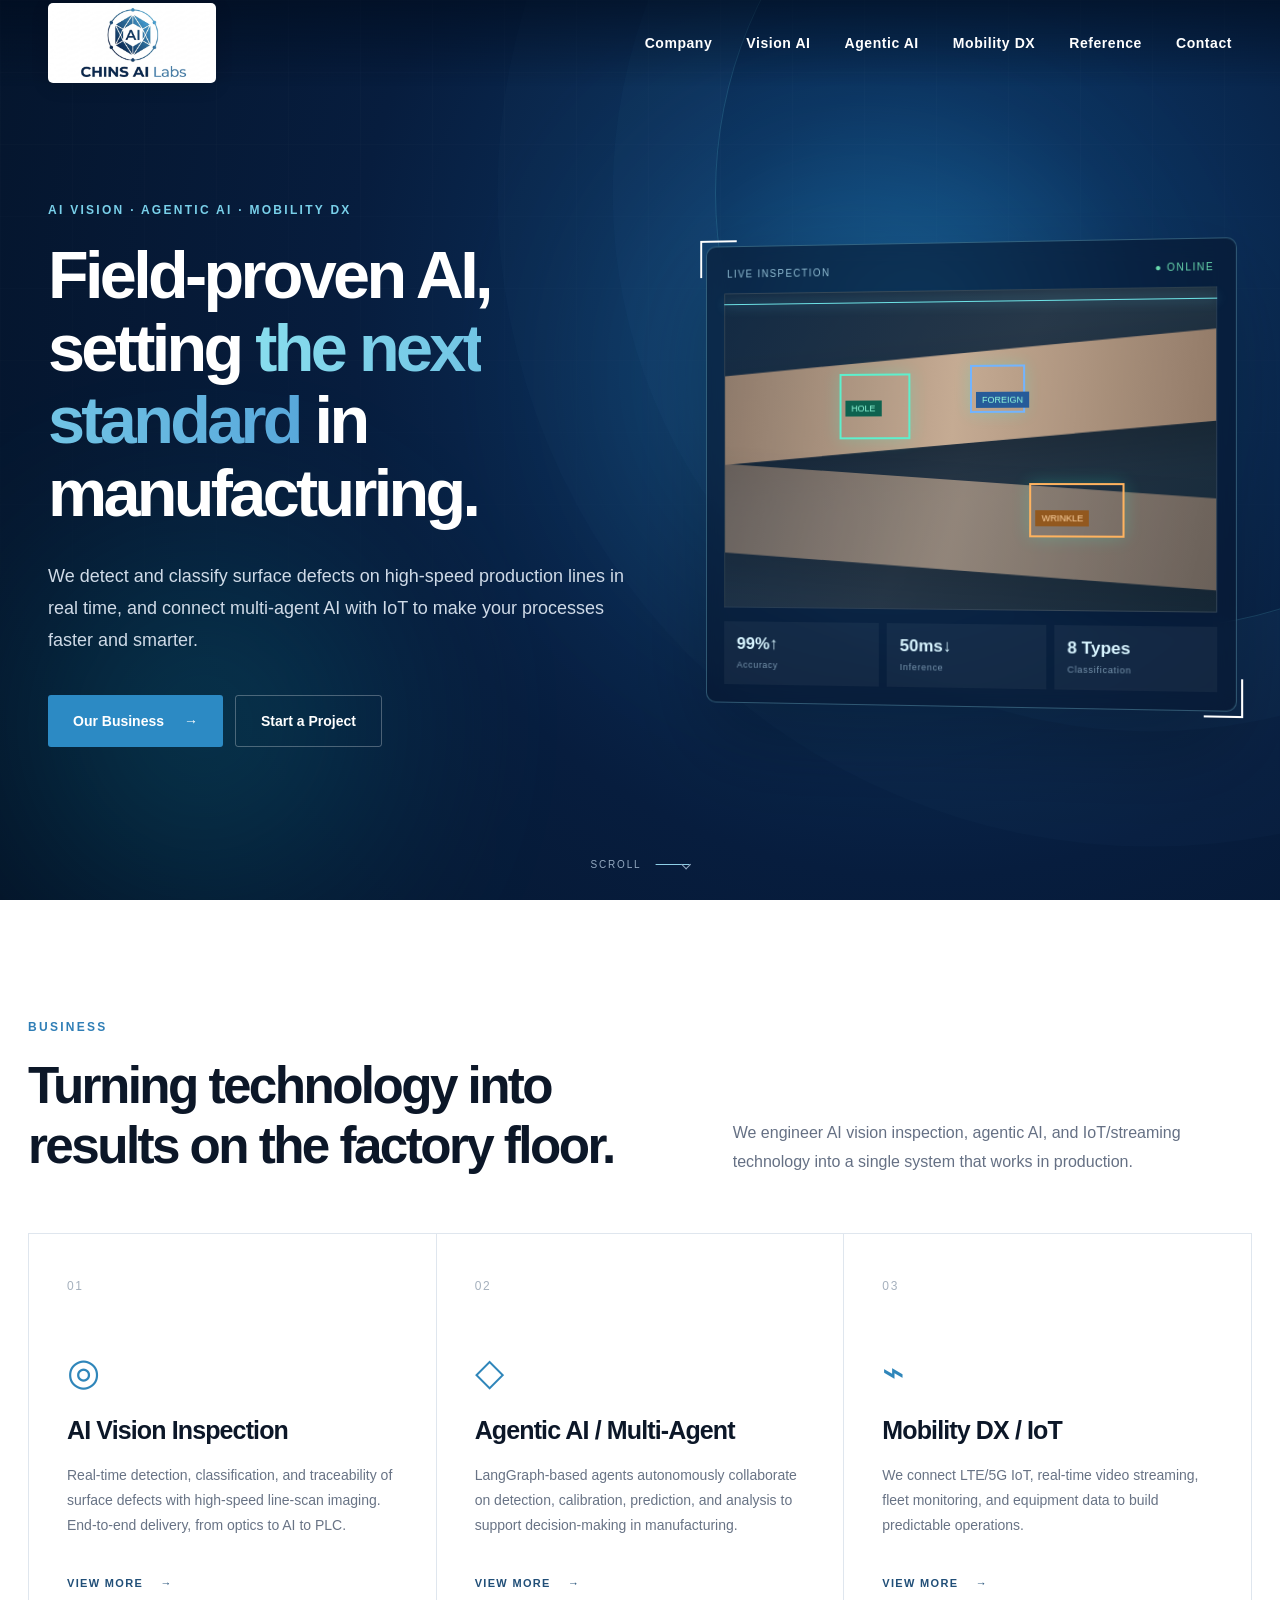
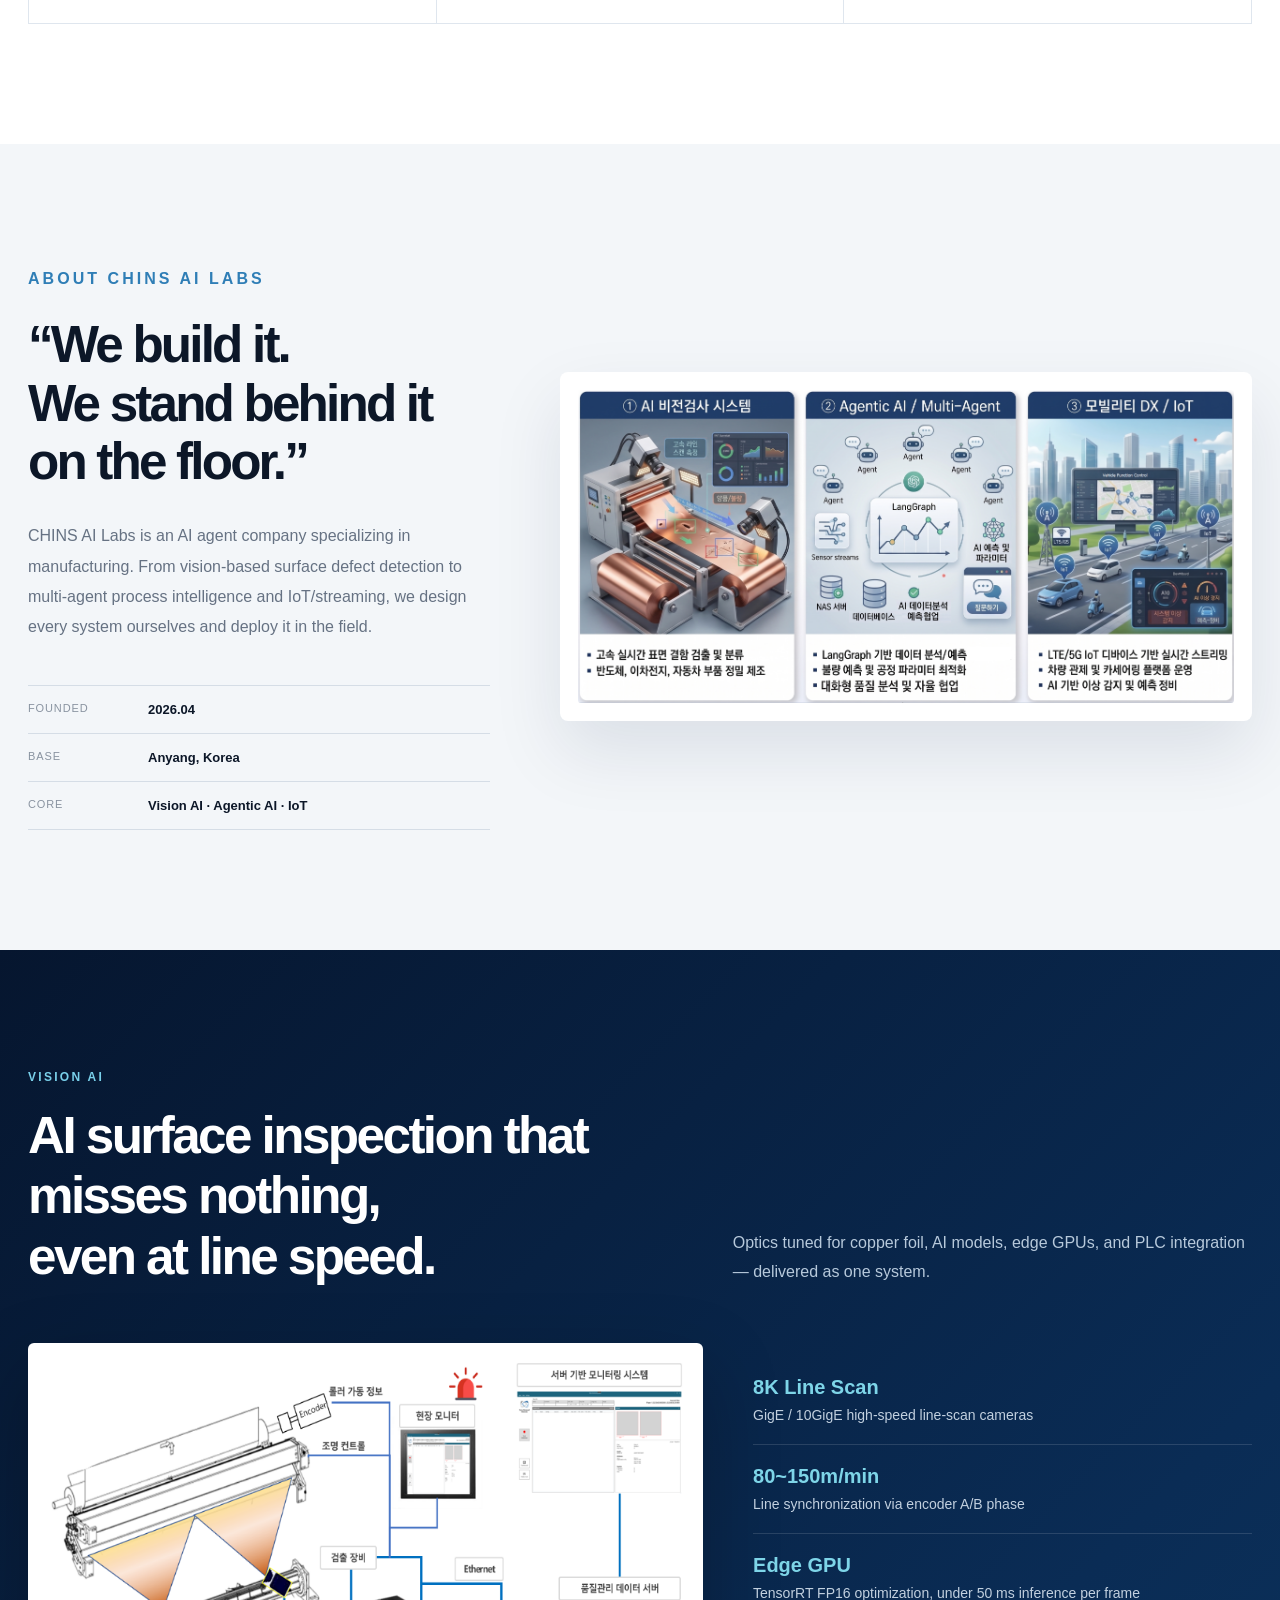
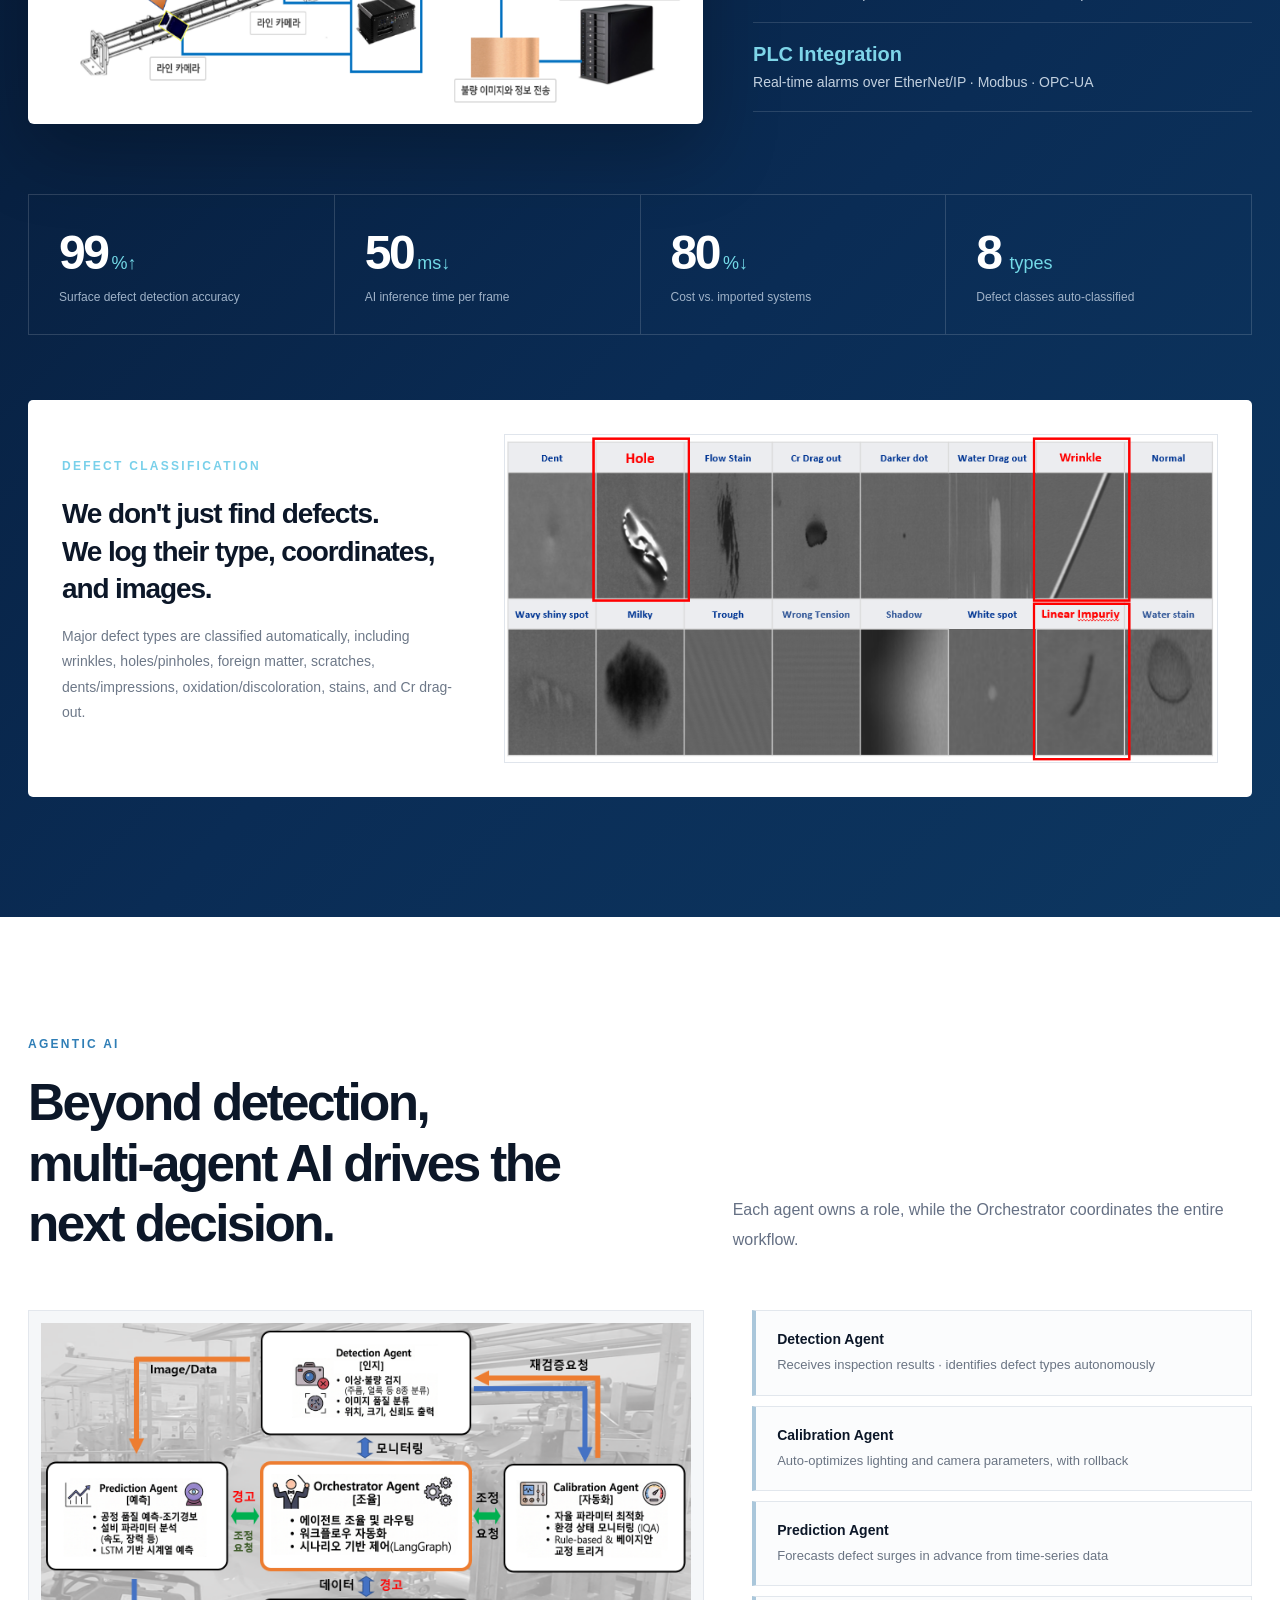
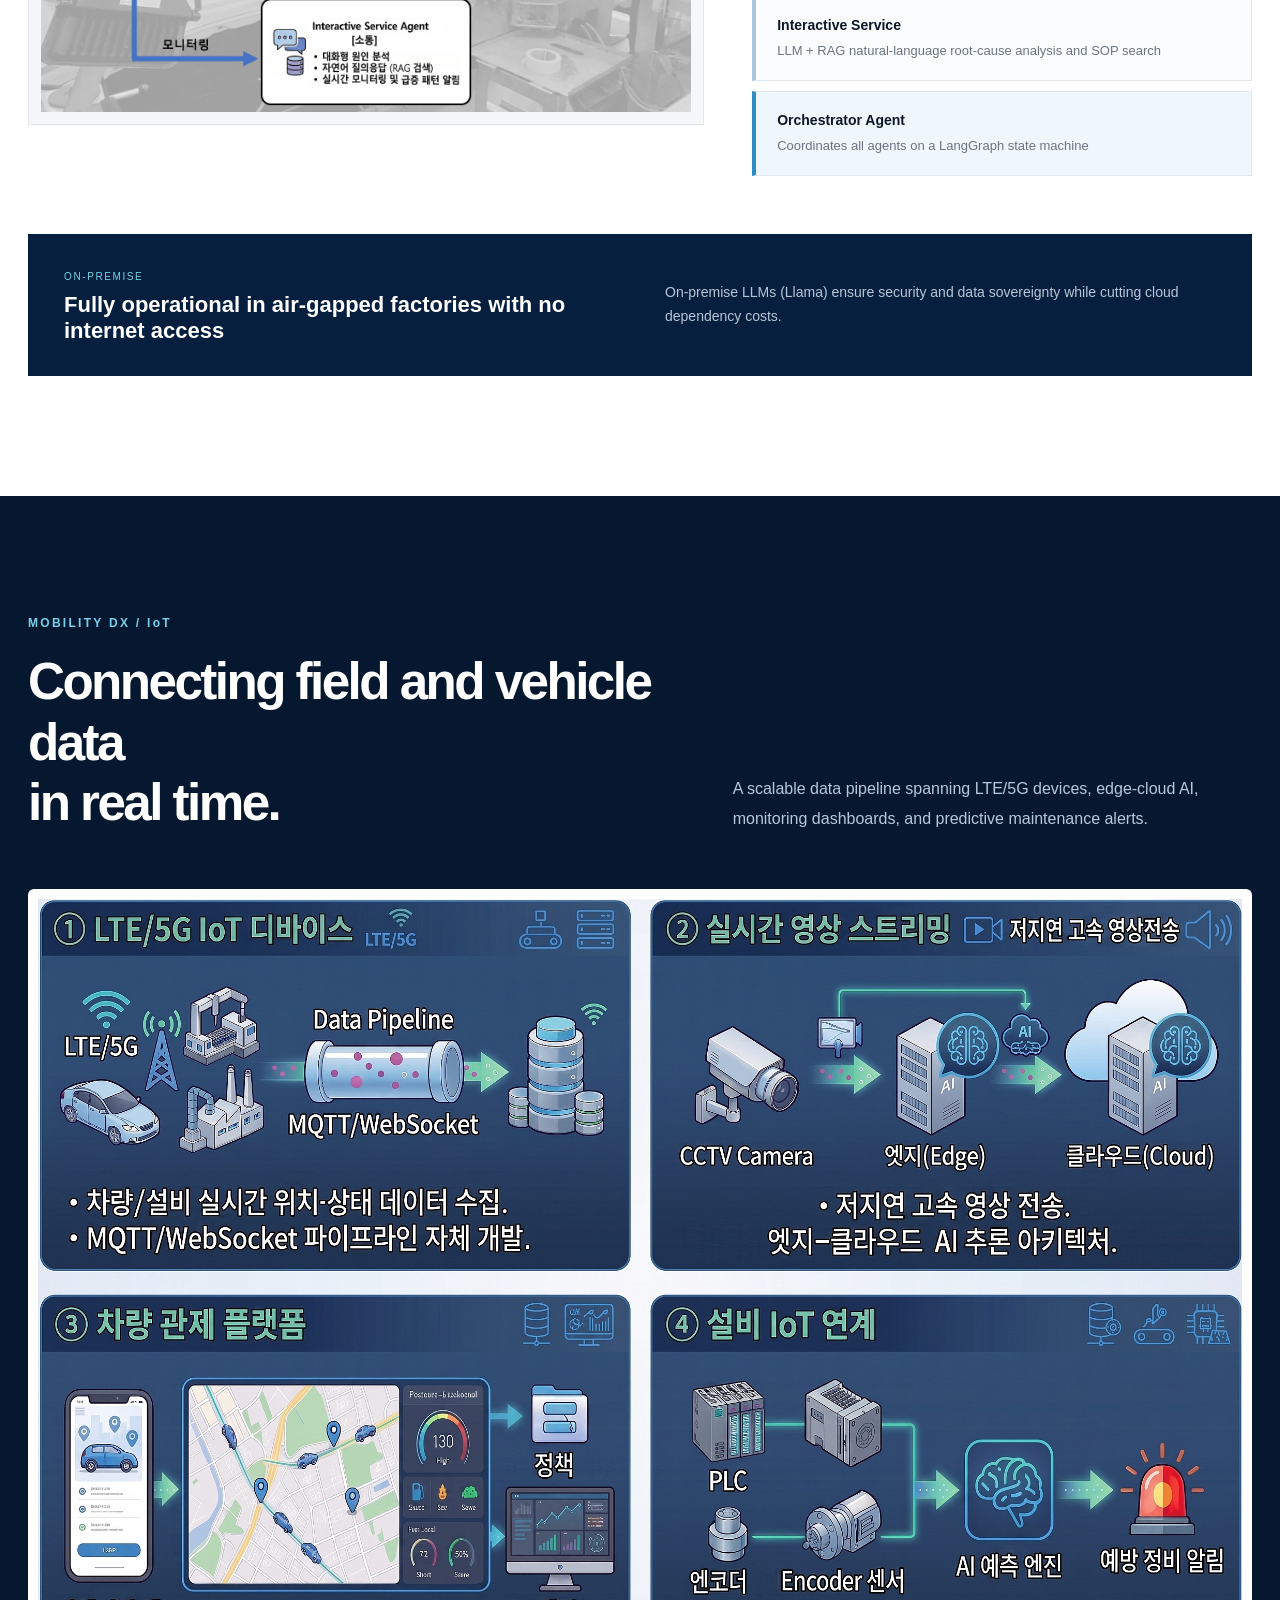
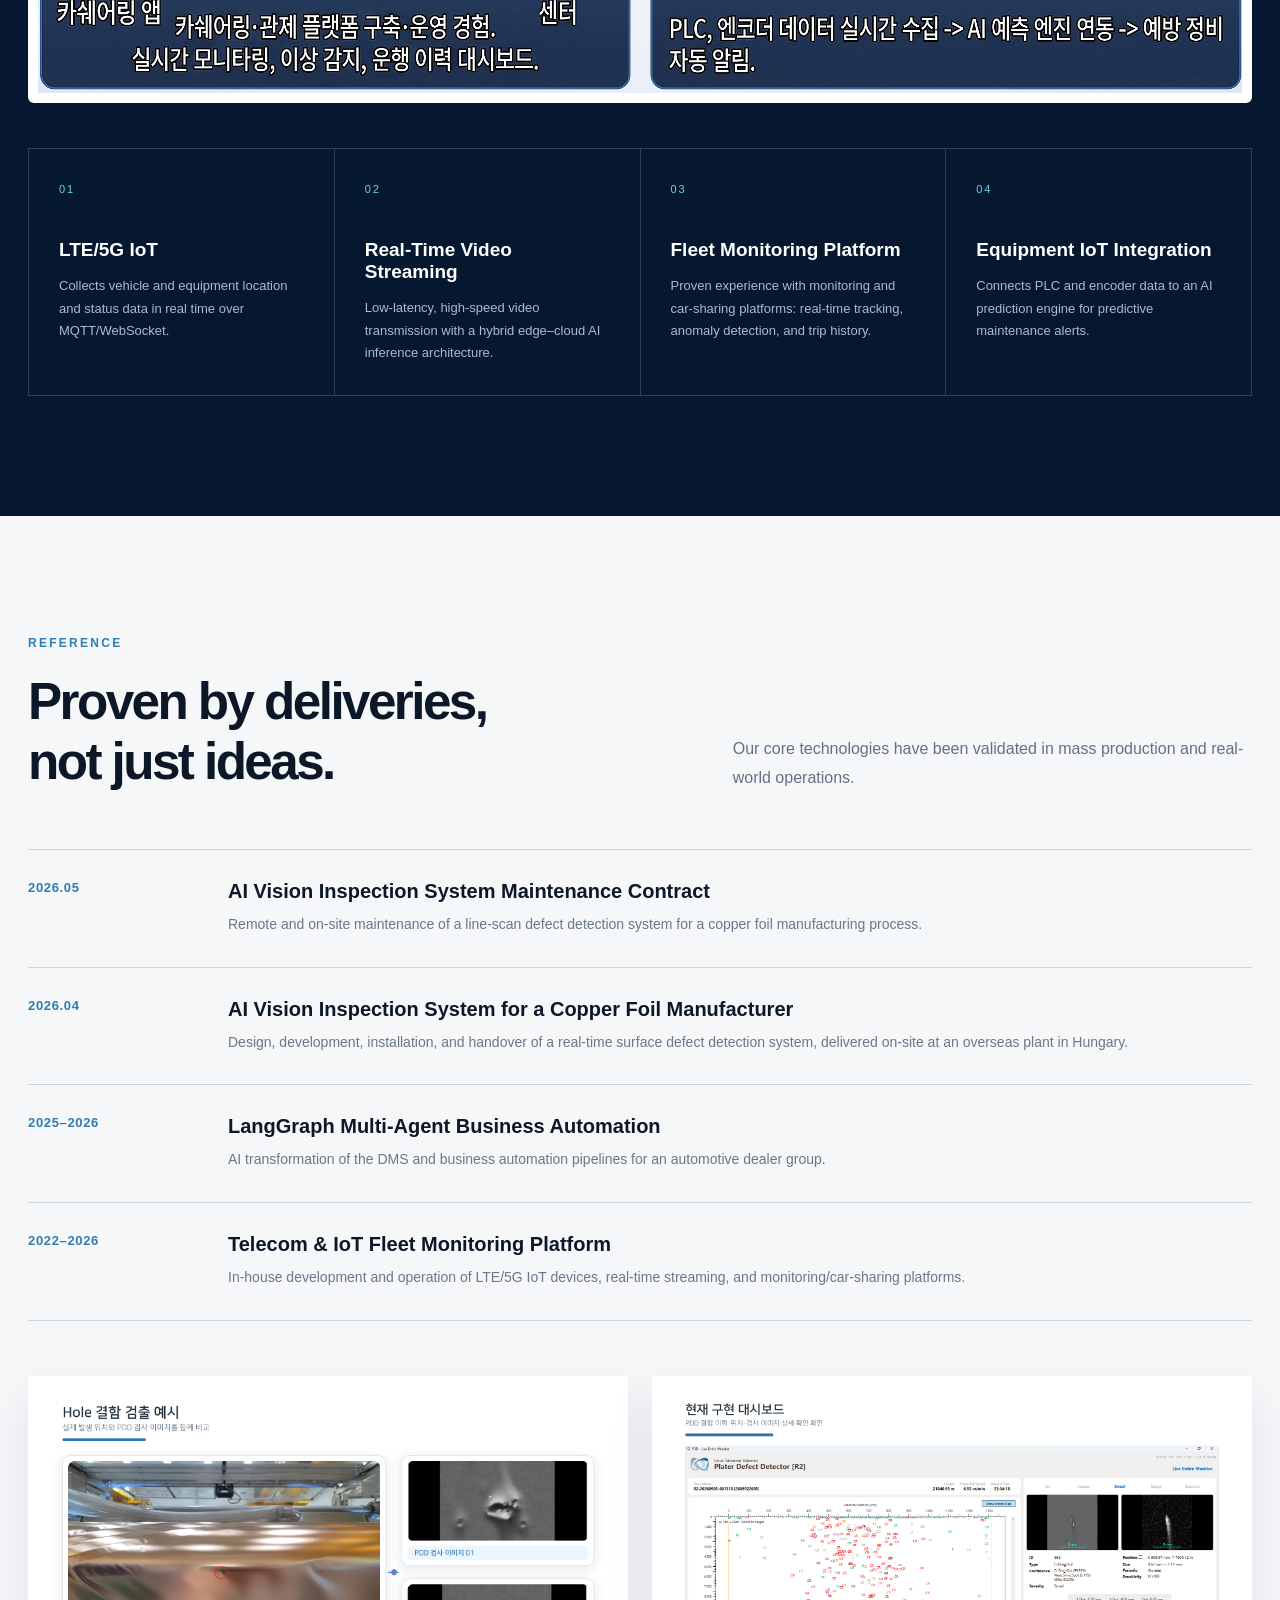
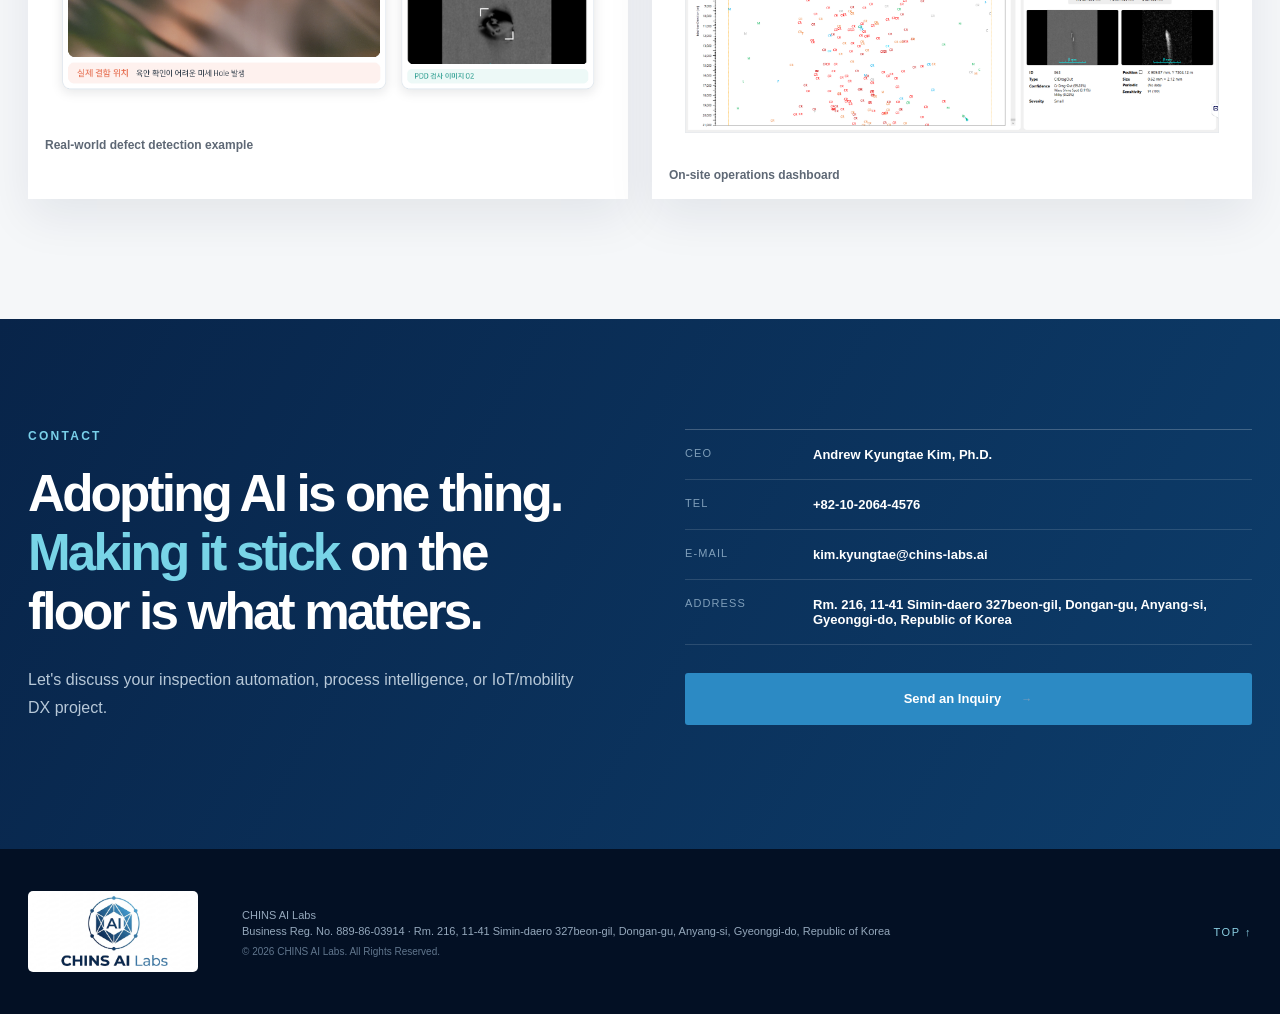
<file: index.html>
<!doctype html>
<html lang="en">
<head>
  <meta charset="utf-8" />
  <meta name="viewport" content="width=device-width, initial-scale=1" />
  <meta name="description" content="CHINS AI Labs — AI vision inspection, agentic AI, and mobility DX for manufacturing." />
  <meta property="og:title" content="CHINS AI Labs | Vision AI · Agentic AI · Mobility DX" />
  <meta property="og:description" content="Field-proven AI for manufacturing: real-time surface defect inspection, multi-agent process intelligence, and IoT/mobility DX." />
  <meta property="og:image" content="https://chins-labs.ai/assets/logo.png" />
  <meta property="og:url" content="https://chins-labs.ai/" />
  <meta property="og:type" content="website" />
  <title>CHINS AI Labs | Vision AI · Agentic AI · Mobility DX</title>
  <link rel="stylesheet" href="./styles.css" />
</head>
<body>
  <div class="scroll-progress" id="scrollProgress"></div>
  <header class="site-header" id="siteHeader">
    <div class="header-inner">
      <a href="#home" class="brand" aria-label="CHINS AI Labs home">
        <img src="./assets/logo.png" alt="CHINS AI Labs" />
      </a>
      <nav class="desktop-nav" aria-label="Main menu">
        <a href="#company">Company</a>
        <a href="#vision">Vision AI</a>
        <a href="#agentic">Agentic AI</a>
        <a href="#mobility">Mobility DX</a>
        <a href="#reference">Reference</a>
        <a href="#contact">Contact</a>
      </nav>
      <button class="menu-toggle" id="menuToggle" aria-label="Open menu" aria-expanded="false">
        <span></span><span></span><span></span>
      </button>
    </div>
    <div class="mobile-nav" id="mobileNav">
      <a href="#company">Company</a>
      <a href="#vision">Vision AI</a>
      <a href="#agentic">Agentic AI</a>
      <a href="#mobility">Mobility DX</a>
      <a href="#reference">Reference</a>
      <a href="#contact">Contact</a>
    </div>
  </header>

  <main>
    <section class="hero" id="home">
      <div class="hero-grid"></div>
      <div class="hero-glow glow-a"></div>
      <div class="hero-glow glow-b"></div>
      <div class="hero-inner">
        <div class="hero-copy reveal">
          <p class="eyebrow">AI VISION · AGENTIC AI · MOBILITY DX</p>
          <h1>Field-proven AI,<br>setting <span>the next standard</span> in manufacturing.</h1>
          <p class="hero-desc">We detect and classify surface defects on high-speed production lines in real time, and connect multi-agent AI with IoT to make your processes faster and smarter.</p>
          <div class="hero-actions">
            <a class="btn btn-primary" href="#business">Our Business <span>→</span></a>
            <a class="btn btn-ghost" href="#contact">Start a Project</a>
          </div>
        </div>
        <div class="hero-visual reveal delay-1" aria-hidden="true">
          <div class="vision-frame">
            <div class="scan-line"></div>
            <div class="vf-top"><span>LIVE INSPECTION</span><span class="live-dot">● ONLINE</span></div>
            <div class="vf-canvas">
              <div class="material-strip strip-1"></div>
              <div class="material-strip strip-2"></div>
              <div class="defect-box box-a"><span>HOLE</span></div>
              <div class="defect-box box-b"><span>WRINKLE</span></div>
              <div class="defect-box box-c"><span>FOREIGN</span></div>
            </div>
            <div class="vf-bottom">
              <div><b>99%↑</b><span>Accuracy</span></div>
              <div><b>50ms↓</b><span>Inference</span></div>
              <div><b>8 Types</b><span>Classification</span></div>
            </div>
          </div>
        </div>
      </div>
      <a class="scroll-cue" href="#business"><span>SCROLL</span><i></i></a>
    </section>

    <section class="section business" id="business">
      <div class="section-head reveal">
        <div><p class="eyebrow dark">BUSINESS</p><h2>Turning technology into results on the factory floor.</h2></div>
        <p>We engineer AI vision inspection, agentic AI, and IoT/streaming technology into a single system that works in production.</p>
      </div>
      <div class="business-grid">
        <article class="business-card vision-card reveal">
          <span class="card-no">01</span>
          <div class="card-icon">◎</div>
          <h3>AI Vision Inspection</h3>
          <p>Real-time detection, classification, and traceability of surface defects with high-speed line-scan imaging. End-to-end delivery, from optics to AI to PLC.</p>
          <a href="#vision">VIEW MORE <span>→</span></a>
        </article>
        <article class="business-card agent-card reveal delay-1">
          <span class="card-no">02</span>
          <div class="card-icon">◇</div>
          <h3>Agentic AI / Multi-Agent</h3>
          <p>LangGraph-based agents autonomously collaborate on detection, calibration, prediction, and analysis to support decision-making in manufacturing.</p>
          <a href="#agentic">VIEW MORE <span>→</span></a>
        </article>
        <article class="business-card mobility-card reveal delay-2">
          <span class="card-no">03</span>
          <div class="card-icon">⌁</div>
          <h3>Mobility DX / IoT</h3>
          <p>We connect LTE/5G IoT, real-time video streaming, fleet monitoring, and equipment data to build predictable operations.</p>
          <a href="#mobility">VIEW MORE <span>→</span></a>
        </article>
      </div>
    </section>

    <section class="section company" id="company">
      <div class="company-layout">
        <div class="company-copy reveal">
          <p class="eyebrow dark">ABOUT CHINS AI LABS</p>
          <h2>“We build it.<br>We stand behind it on the floor.”</h2>
          <p>CHINS AI Labs is an AI agent company specializing in manufacturing. From vision-based surface defect detection to multi-agent process intelligence and IoT/streaming, we design every system ourselves and deploy it in the field.</p>
          <div class="company-meta">
            <div><span>Founded</span><b>2026.04</b></div>
            <div><span>Base</span><b>Anyang, Korea</b></div>
            <div><span>Core</span><b>Vision AI · Agentic AI · IoT</b></div>
          </div>
        </div>
        <div class="company-image reveal delay-1">
          <img src="./assets/business-overview.png" alt="CHINS AI Labs' three business areas" />
        </div>
      </div>
    </section>

    <section class="section tech-section" id="vision">
      <div class="section-head light reveal">
        <div><p class="eyebrow">VISION AI</p><h2>AI surface inspection that misses nothing,<br>even at line speed.</h2></div>
        <p>Optics tuned for copper foil, AI models, edge GPUs, and PLC integration — delivered as one system.</p>
      </div>
      <div class="vision-layout">
        <div class="tech-image reveal"><img src="./assets/vision-architecture.png" alt="AI vision inspection system architecture" /></div>
        <div class="tech-copy reveal delay-1">
          <ul class="feature-list">
            <li><b>8K Line Scan</b><span>GigE / 10GigE high-speed line-scan cameras</span></li>
            <li><b>80~150m/min</b><span>Line synchronization via encoder A/B phase</span></li>
            <li><b>Edge GPU</b><span>TensorRT FP16 optimization, under 50 ms inference per frame</span></li>
            <li><b>PLC Integration</b><span>Real-time alarms over EtherNet/IP · Modbus · OPC-UA</span></li>
          </ul>
        </div>
      </div>
      <div class="kpi-grid reveal">
        <div class="kpi"><strong data-count="99">99</strong><em>%↑</em><span>Surface defect detection accuracy</span></div>
        <div class="kpi"><strong data-count="50">50</strong><em>ms↓</em><span>AI inference time per frame</span></div>
        <div class="kpi"><strong data-count="80">80</strong><em>%↓</em><span>Cost vs. imported systems</span></div>
        <div class="kpi"><strong data-count="8">8</strong><em> types</em><span>Defect classes auto-classified</span></div>
      </div>
      <div class="defect-showcase reveal">
        <div class="defect-copy"><p class="eyebrow">DEFECT CLASSIFICATION</p><h3>We don't just find defects.<br>We log their type, coordinates, and images.</h3><p>Major defect types are classified automatically, including wrinkles, holes/pinholes, foreign matter, scratches, dents/impressions, oxidation/discoloration, stains, and Cr drag-out.</p></div>
        <img src="./assets/defect-types.png" alt="Surface defect type samples" />
      </div>
    </section>

    <section class="section agentic" id="agentic">
      <div class="section-head reveal">
        <div><p class="eyebrow dark">AGENTIC AI</p><h2>Beyond detection,<br>multi-agent AI drives the next decision.</h2></div>
        <p>Each agent owns a role, while the Orchestrator coordinates the entire workflow.</p>
      </div>
      <div class="agent-layout">
        <div class="agent-diagram reveal"><img src="./assets/multi-agent.png" alt="Multi-agent system architecture" /></div>
        <div class="agent-cards reveal delay-1">
          <div><span>Detection Agent</span><p>Receives inspection results · identifies defect types autonomously</p></div>
          <div><span>Calibration Agent</span><p>Auto-optimizes lighting and camera parameters, with rollback</p></div>
          <div><span>Prediction Agent</span><p>Forecasts defect surges in advance from time-series data</p></div>
          <div><span>Interactive Service</span><p>LLM + RAG natural-language root-cause analysis and SOP search</p></div>
          <div class="accent"><span>Orchestrator Agent</span><p>Coordinates all agents on a LangGraph state machine</p></div>
        </div>
      </div>
      <div class="onprem reveal">
        <div><span class="badge">ON-PREMISE</span><h3>Fully operational in air-gapped factories with no internet access</h3></div>
        <p>On-premise LLMs (Llama) ensure security and data sovereignty while cutting cloud dependency costs.</p>
      </div>
    </section>

    <section class="section mobility" id="mobility">
      <div class="section-head light reveal">
        <div><p class="eyebrow">MOBILITY DX / IoT</p><h2>Connecting field and vehicle data<br>in real time.</h2></div>
        <p>A scalable data pipeline spanning LTE/5G devices, edge-cloud AI, monitoring dashboards, and predictive maintenance alerts.</p>
      </div>
      <div class="mobility-visual reveal"><img src="./assets/iot-mobility.png" alt="IoT and mobility DX technologies" /></div>
      <div class="mobility-grid">
        <article class="reveal"><span>01</span><h3>LTE/5G IoT</h3><p>Collects vehicle and equipment location and status data in real time over MQTT/WebSocket.</p></article>
        <article class="reveal delay-1"><span>02</span><h3>Real-Time Video Streaming</h3><p>Low-latency, high-speed video transmission with a hybrid edge–cloud AI inference architecture.</p></article>
        <article class="reveal delay-2"><span>03</span><h3>Fleet Monitoring Platform</h3><p>Proven experience with monitoring and car-sharing platforms: real-time tracking, anomaly detection, and trip history.</p></article>
        <article class="reveal delay-3"><span>04</span><h3>Equipment IoT Integration</h3><p>Connects PLC and encoder data to an AI prediction engine for predictive maintenance alerts.</p></article>
      </div>
    </section>

    <section class="section reference" id="reference">
      <div class="section-head reveal">
        <div><p class="eyebrow dark">REFERENCE</p><h2>Proven by deliveries,<br>not just ideas.</h2></div>
        <p>Our core technologies have been validated in mass production and real-world operations.</p>
      </div>
      <div class="timeline reveal">
        <div class="timeline-item"><time>2026.05</time><div><h3>AI Vision Inspection System Maintenance Contract</h3><p>Remote and on-site maintenance of a line-scan defect detection system for a copper foil manufacturing process.</p></div></div>
        <div class="timeline-item"><time>2026.04</time><div><h3>AI Vision Inspection System for a Copper Foil Manufacturer</h3><p>Design, development, installation, and handover of a real-time surface defect detection system, delivered on-site at an overseas plant in Hungary.</p></div></div>
        <div class="timeline-item"><time>2025–2026</time><div><h3>LangGraph Multi-Agent Business Automation</h3><p>AI transformation of the DMS and business automation pipelines for an automotive dealer group.</p></div></div>
        <div class="timeline-item"><time>2022–2026</time><div><h3>Telecom &amp; IoT Fleet Monitoring Platform</h3><p>In-house development and operation of LTE/5G IoT devices, real-time streaming, and monitoring/car-sharing platforms.</p></div></div>
      </div>
      <div class="proof-gallery reveal">
        <figure><img src="./assets/hole-detection.png" alt="Hole defect detection example" /><figcaption>Real-world defect detection example</figcaption></figure>
        <figure><img src="./assets/inspection-dashboard.png" alt="AI vision inspection dashboard" /><figcaption>On-site operations dashboard</figcaption></figure>
      </div>
    </section>

    <section class="contact" id="contact">
      <div class="contact-inner reveal">
        <div class="contact-lead">
          <p class="eyebrow">CONTACT</p>
          <h2>Adopting AI is one thing.<br><span>Making it stick</span> on the floor is what matters.</h2>
          <p>Let's discuss your inspection automation, process intelligence, or IoT/mobility DX project.</p>
        </div>
        <div class="contact-card">
          <div><span>CEO</span><b>Andrew Kyungtae Kim, Ph.D.</b></div>
          <div><span>Tel</span><a href="tel:+821020644576">+82-10-2064-4576</a></div>
          <div><span>E-mail</span><a href="mailto:kim.kyungtae@chins-labs.ai">kim.kyungtae@chins-labs.ai</a></div>
          <div><span>Address</span><b>Rm. 216, 11-41 Simin-daero 327beon-gil, Dongan-gu, Anyang-si, Gyeonggi-do, Republic of Korea</b></div>
          <a class="btn btn-primary contact-btn" href="mailto:kim.kyungtae@chins-labs.ai?subject=Project%20Inquiry%20-%20CHINS%20AI%20Labs">Send an Inquiry <span>→</span></a>
        </div>
      </div>
    </section>
  </main>

  <footer class="footer">
    <div class="footer-inner">
      <img src="./assets/logo.png" alt="CHINS AI Labs" />
      <div class="footer-copy">
        <p>CHINS AI Labs</p>
        <p>Business Reg. No. 889-86-03914 · Rm. 216, 11-41 Simin-daero 327beon-gil, Dongan-gu, Anyang-si, Gyeonggi-do, Republic of Korea</p>
        <small>© 2026 CHINS AI Labs. All Rights Reserved.</small>
      </div>
      <a href="#home" class="top-link">TOP ↑</a>
    </div>
  </footer>

  <script src="./script.js"></script>
</body>
</html>
</file>
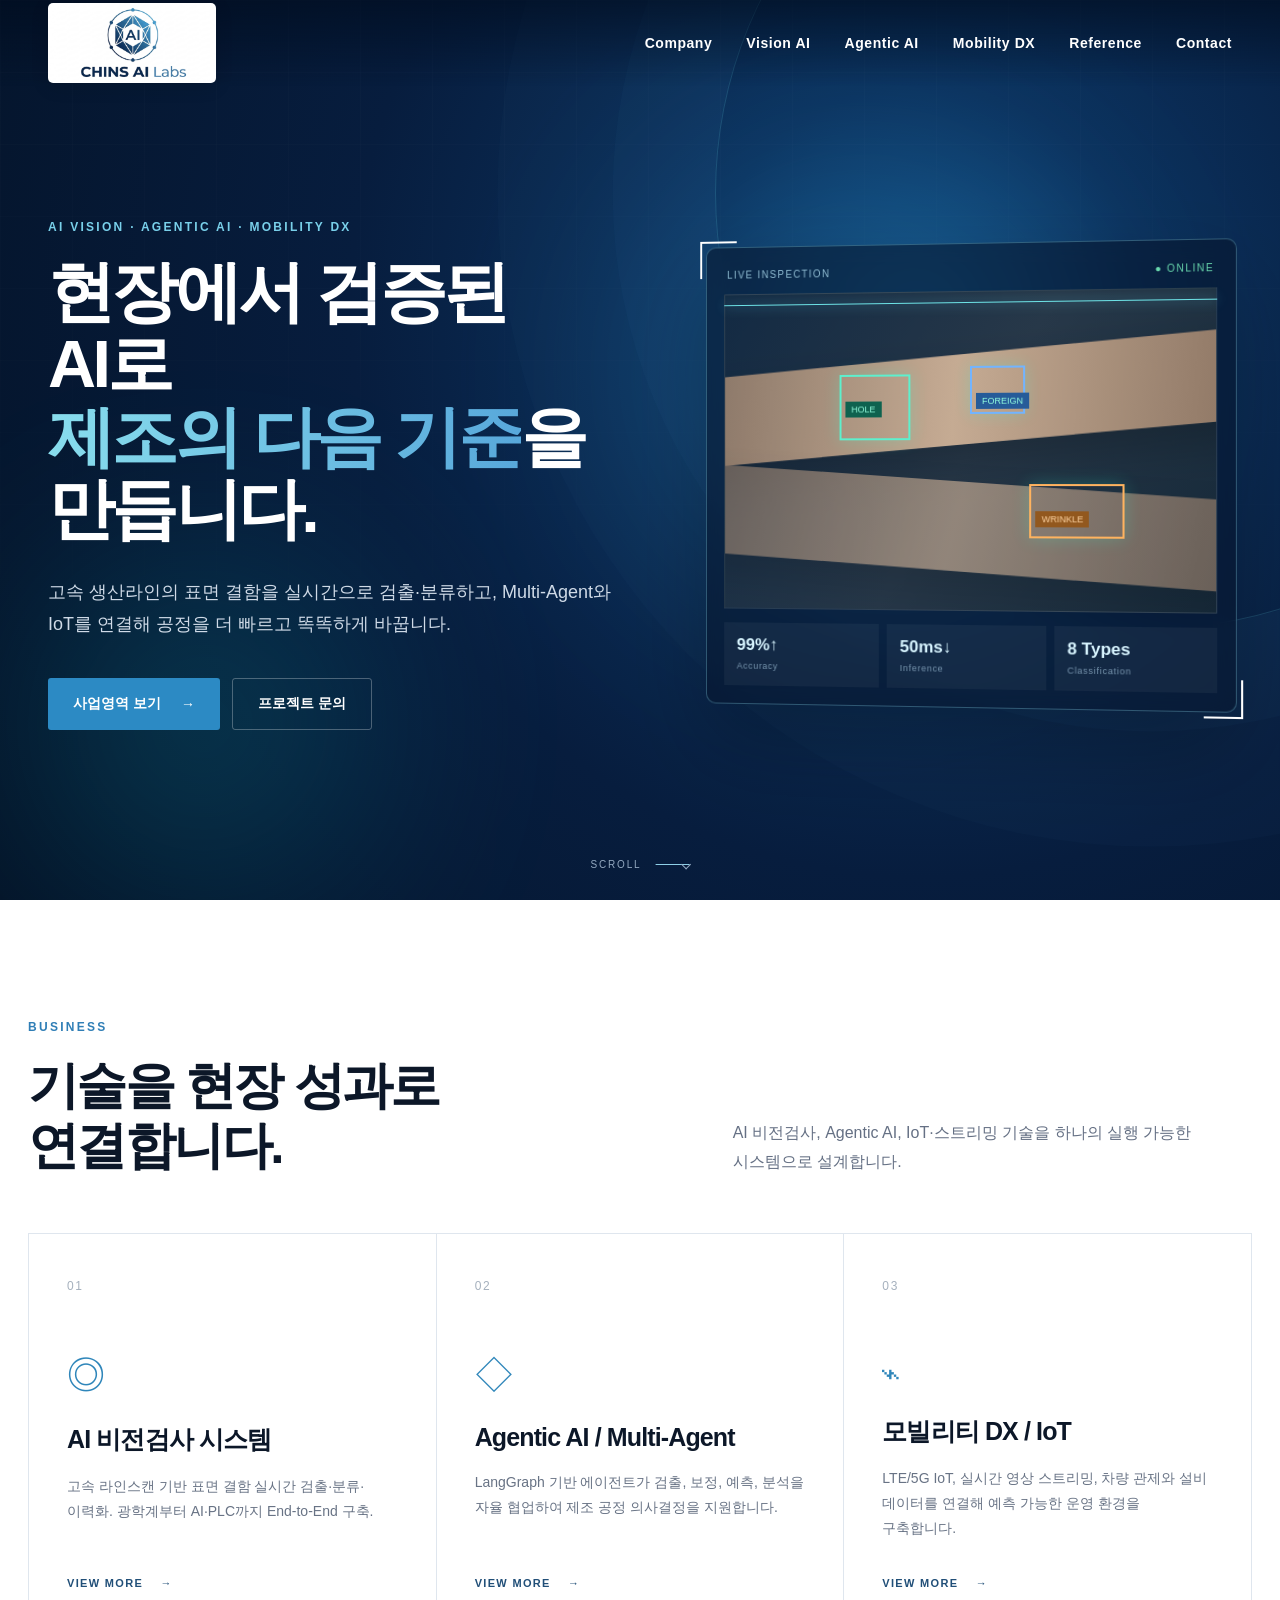
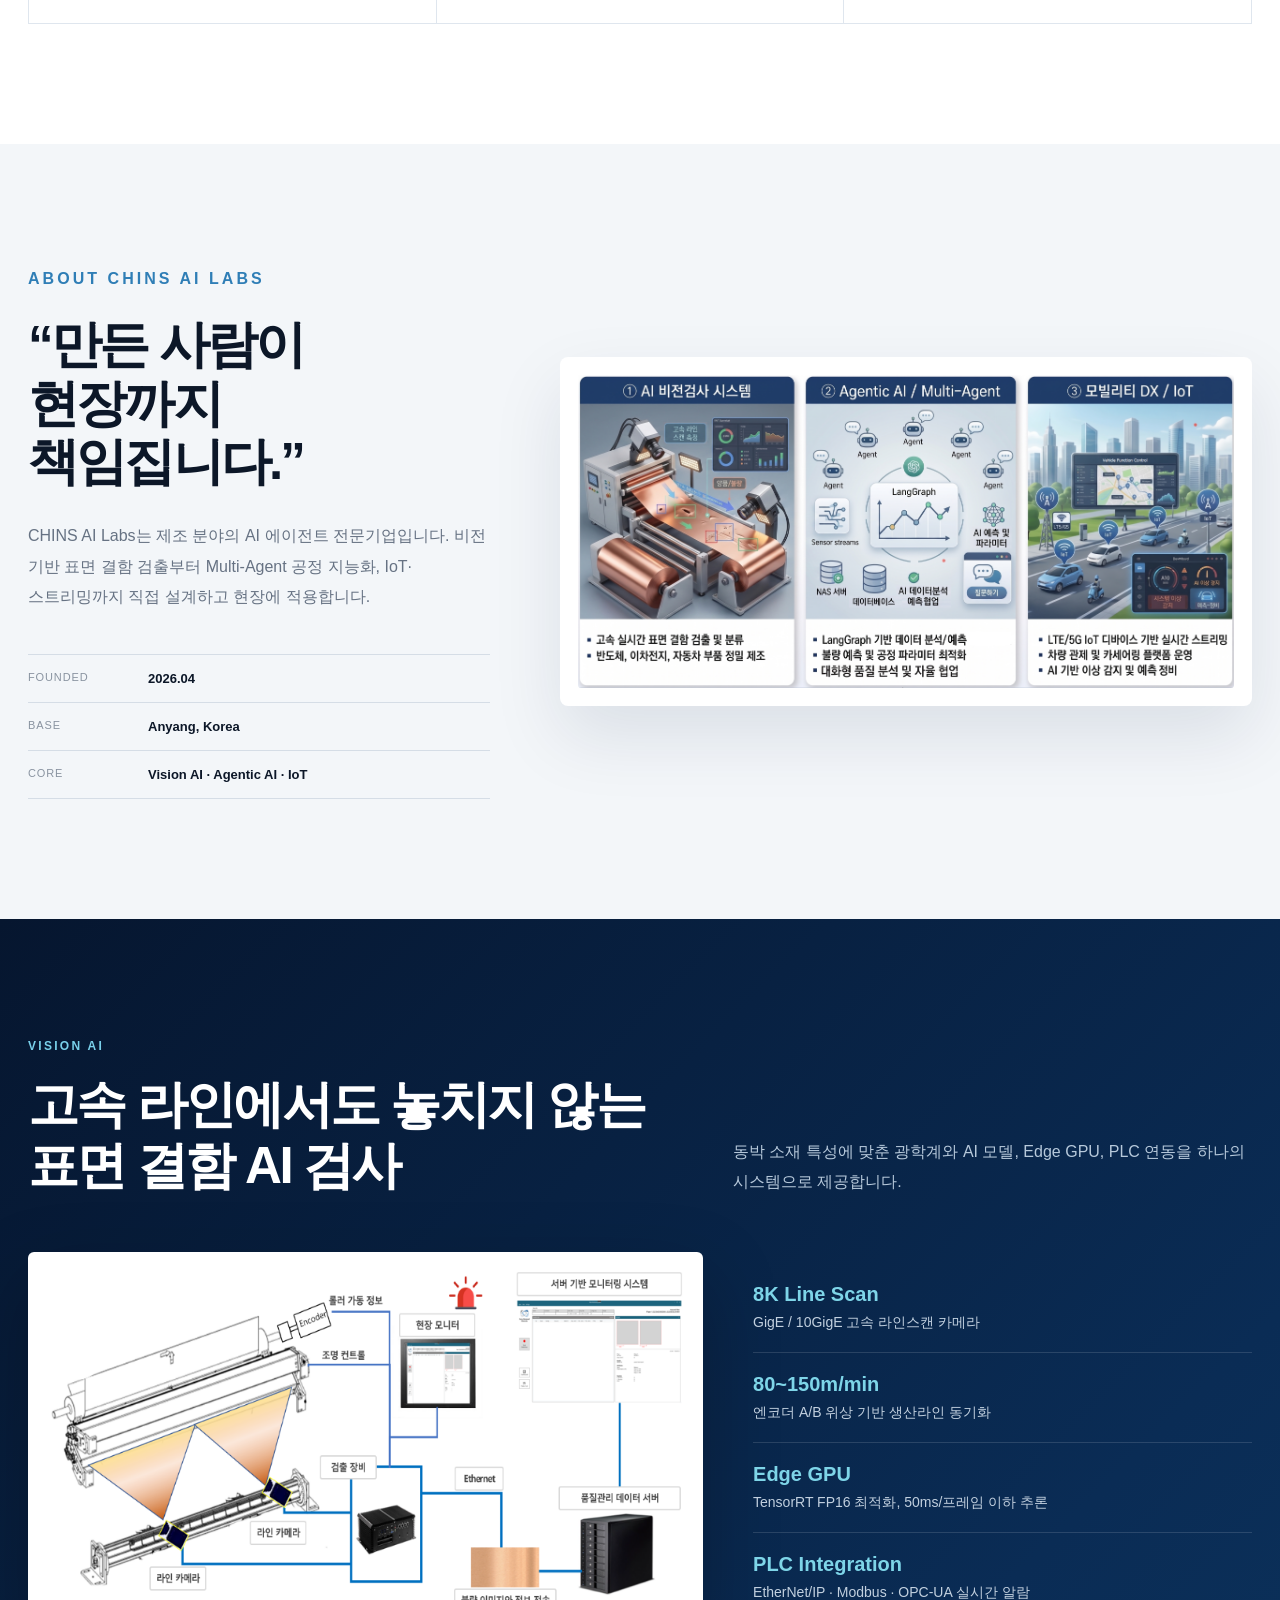
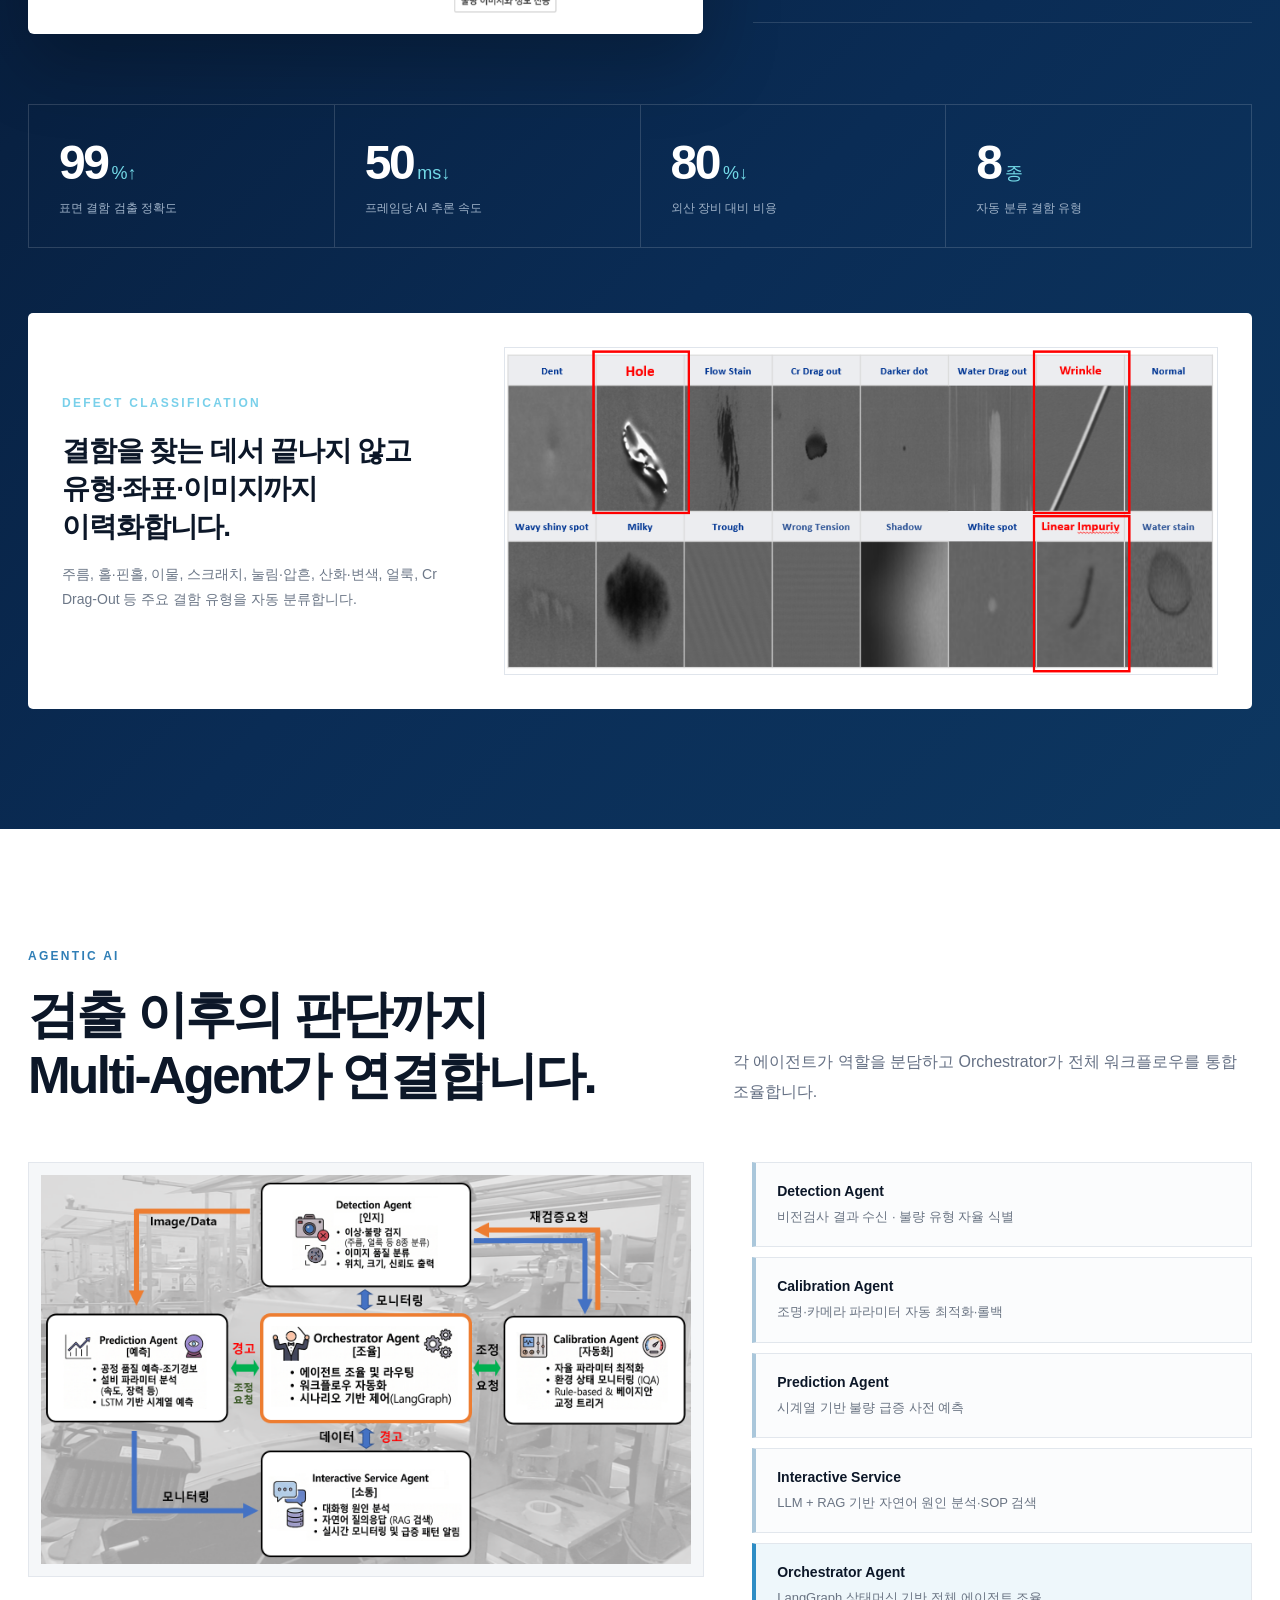
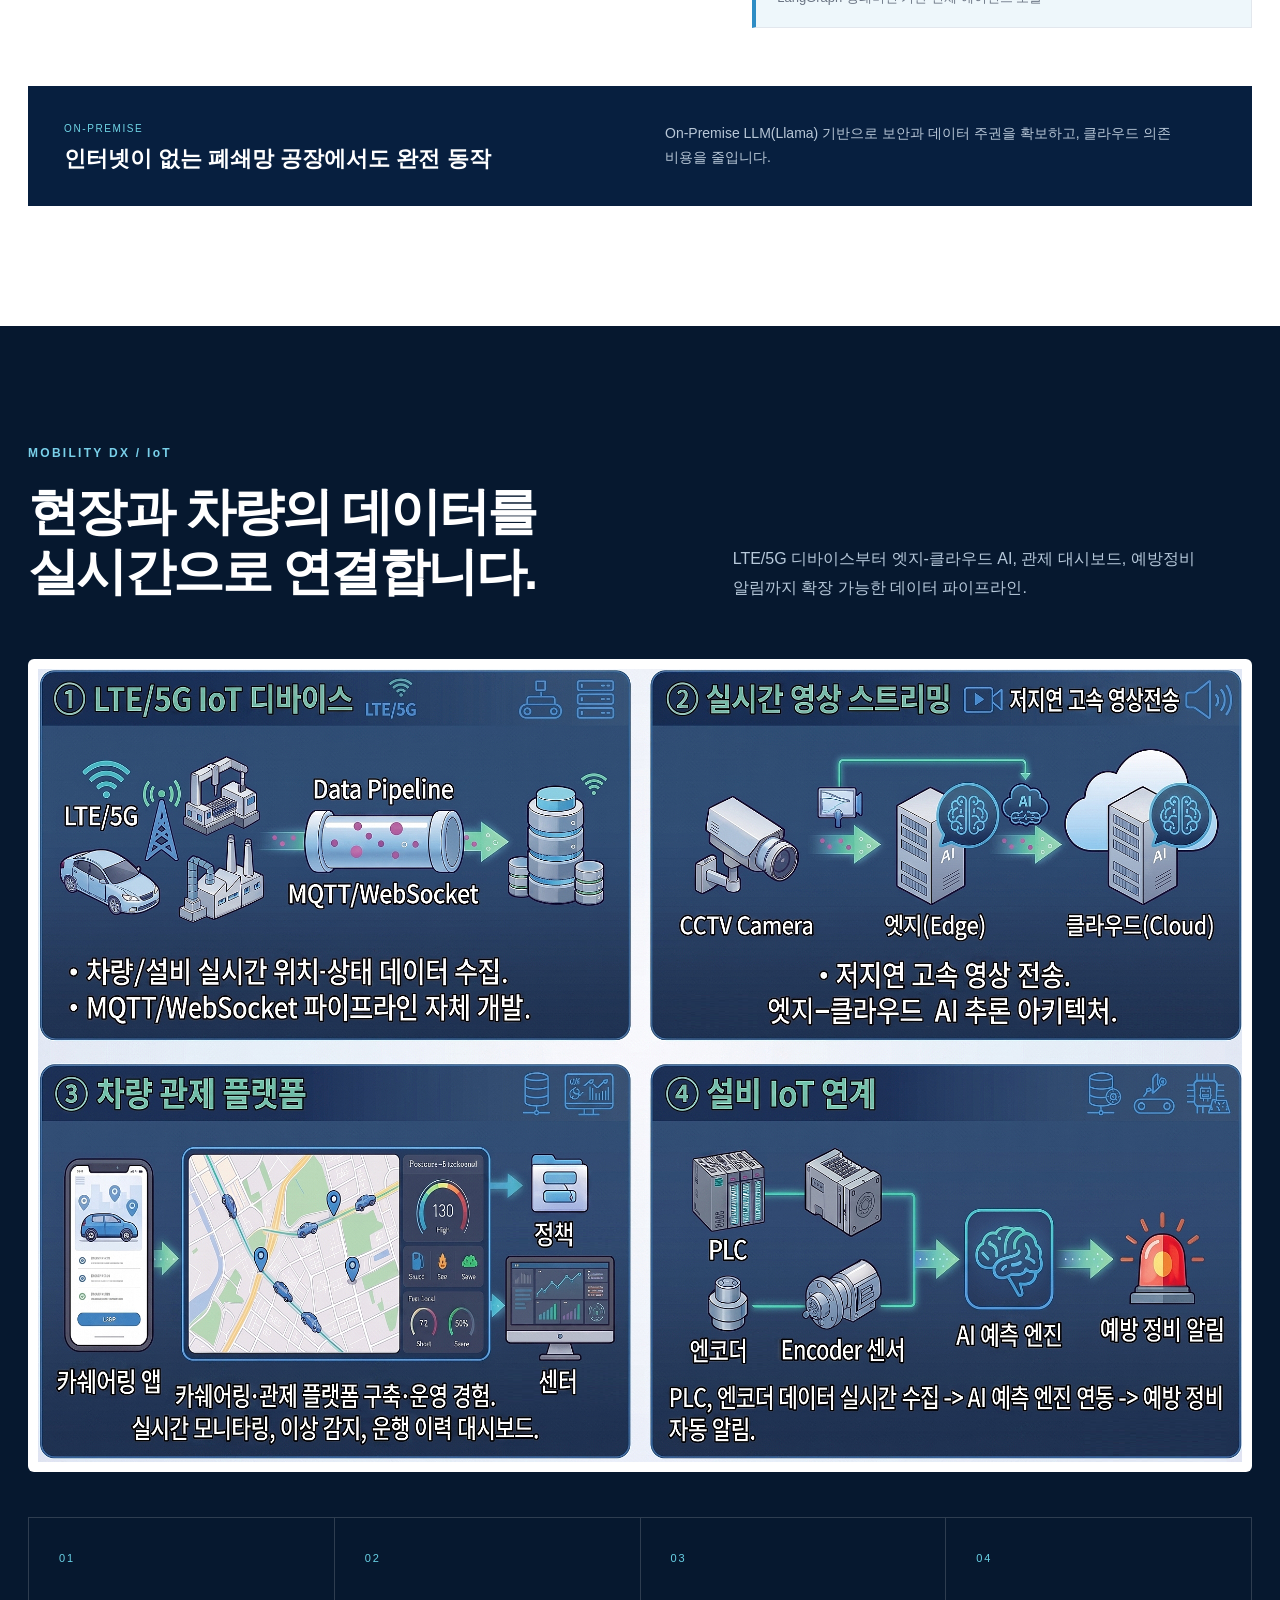
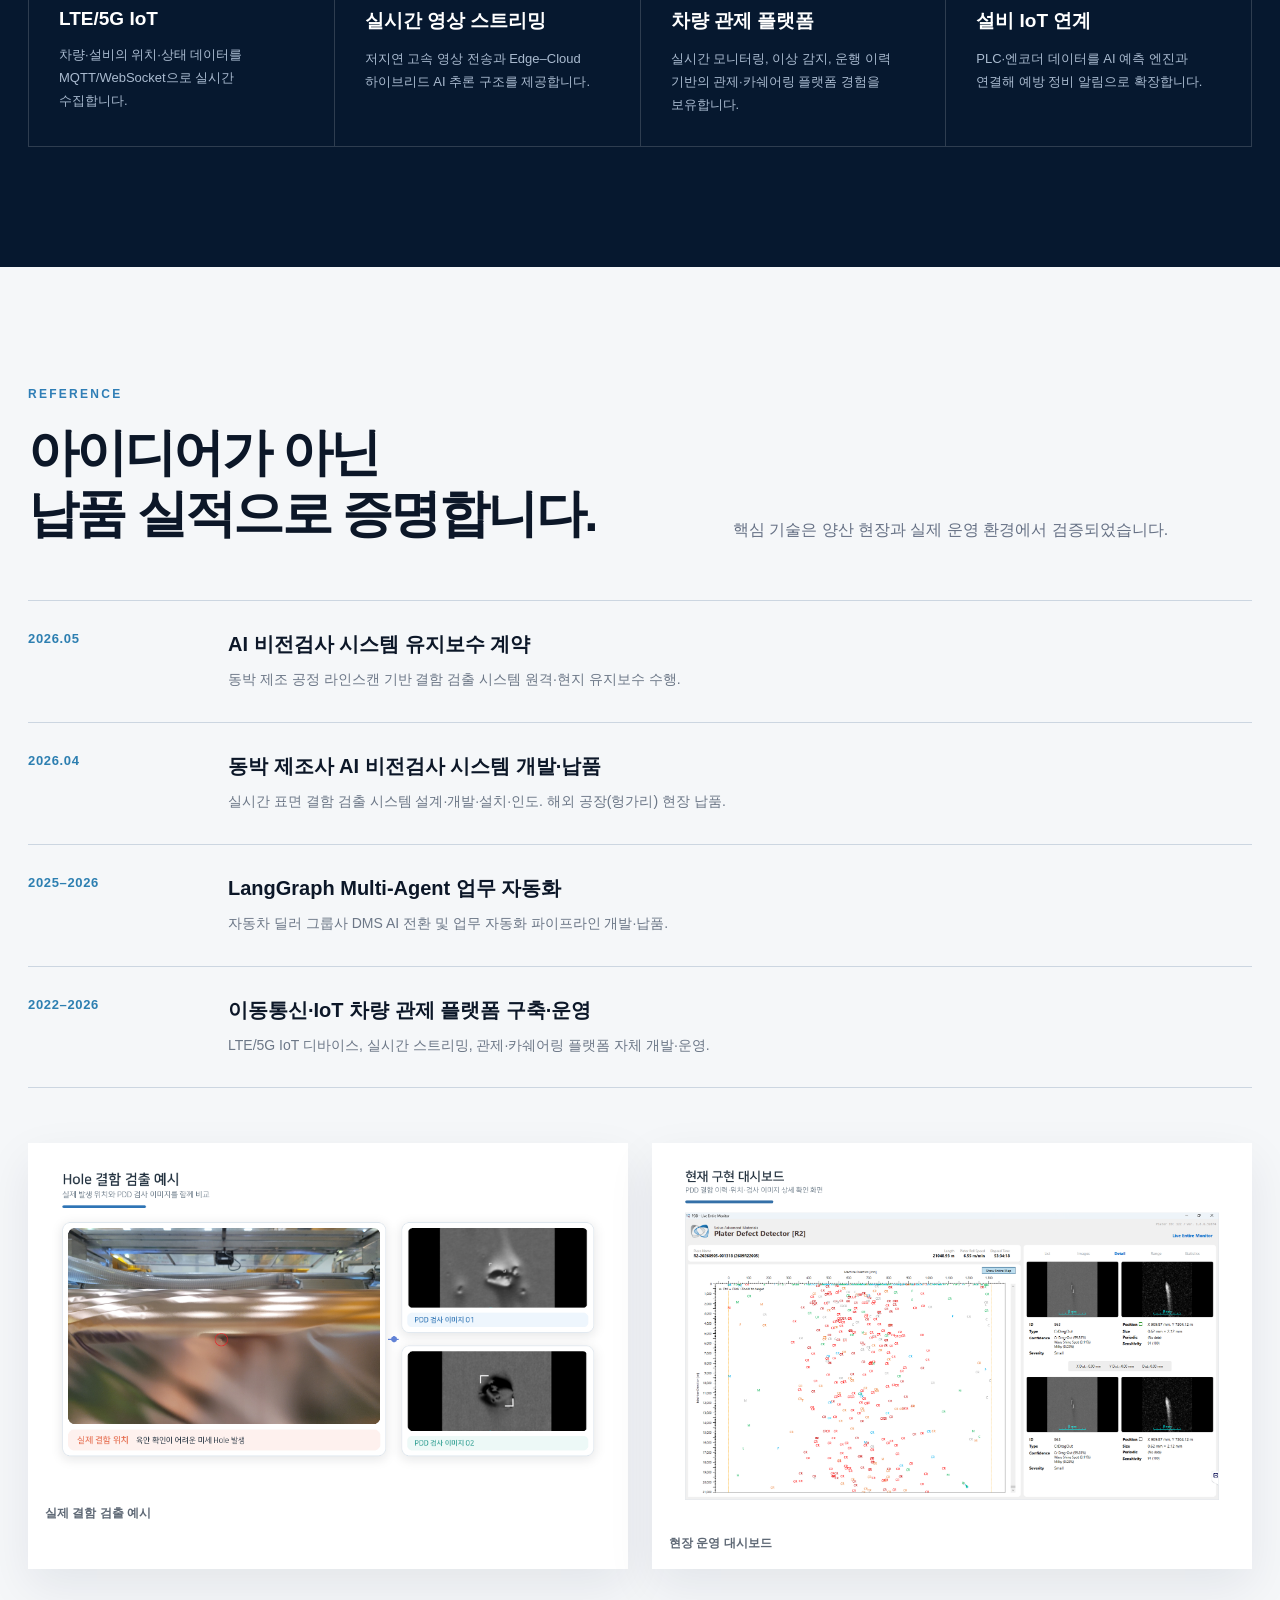
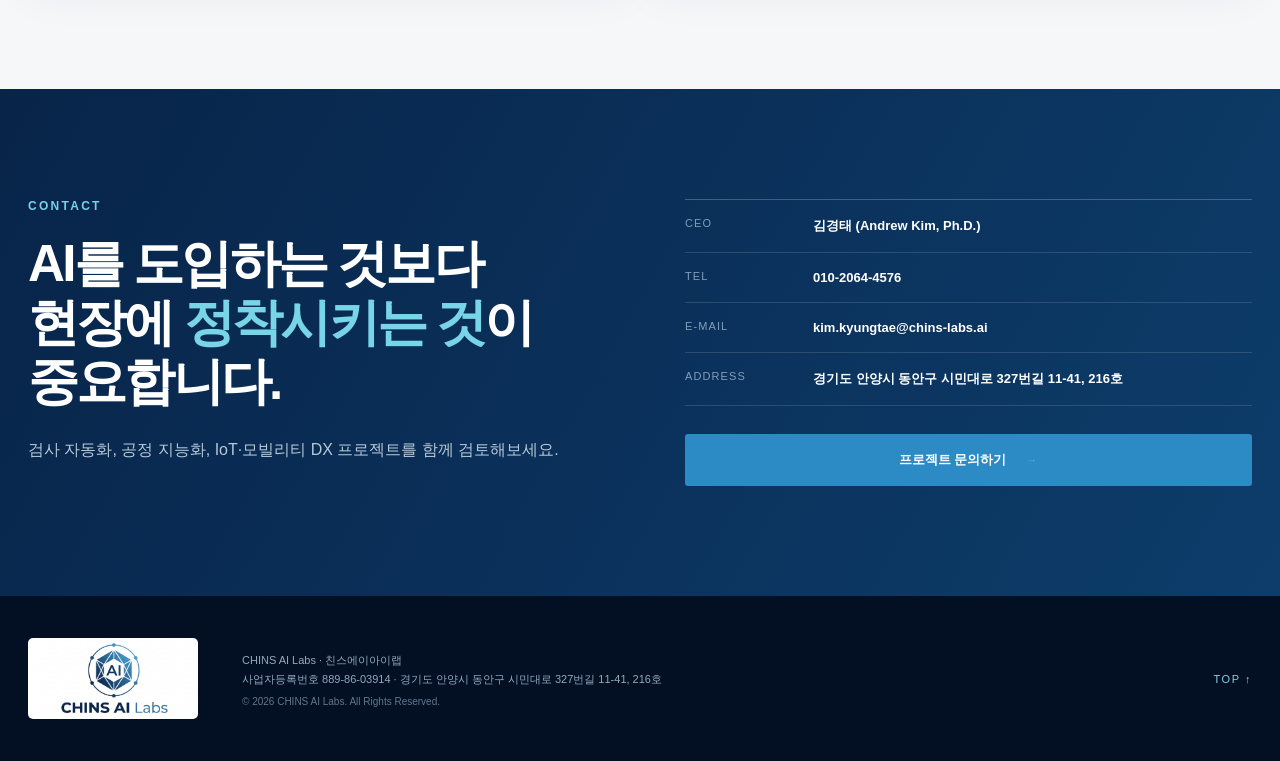
<file: index-ko.html>
<!doctype html>
<html lang="ko">
<head>
  <meta charset="utf-8" />
  <meta name="viewport" content="width=device-width, initial-scale=1" />
  <meta name="description" content="CHINS AI Labs — AI 비전검사, Agentic AI, 모빌리티 DX 전문기업" />
  <title>CHINS AI Labs | Vision AI · Agentic AI · Mobility DX</title>
  <link rel="stylesheet" href="./styles.css" />
</head>
<body>
  <div class="scroll-progress" id="scrollProgress"></div>
  <header class="site-header" id="siteHeader">
    <div class="header-inner">
      <a href="#home" class="brand" aria-label="CHINS AI Labs home">
        <img src="./assets/logo.png" alt="CHINS AI Labs" />
      </a>
      <nav class="desktop-nav" aria-label="주요 메뉴">
        <a href="#company">Company</a>
        <a href="#vision">Vision AI</a>
        <a href="#agentic">Agentic AI</a>
        <a href="#mobility">Mobility DX</a>
        <a href="#reference">Reference</a>
        <a href="#contact">Contact</a>
      </nav>
      <button class="menu-toggle" id="menuToggle" aria-label="메뉴 열기" aria-expanded="false">
        <span></span><span></span><span></span>
      </button>
    </div>
    <div class="mobile-nav" id="mobileNav">
      <a href="#company">Company</a>
      <a href="#vision">Vision AI</a>
      <a href="#agentic">Agentic AI</a>
      <a href="#mobility">Mobility DX</a>
      <a href="#reference">Reference</a>
      <a href="#contact">Contact</a>
    </div>
  </header>

  <main>
    <section class="hero" id="home">
      <div class="hero-grid"></div>
      <div class="hero-glow glow-a"></div>
      <div class="hero-glow glow-b"></div>
      <div class="hero-inner">
        <div class="hero-copy reveal">
          <p class="eyebrow">AI VISION · AGENTIC AI · MOBILITY DX</p>
          <h1>현장에서 검증된 AI로<br><span>제조의 다음 기준</span>을 만듭니다.</h1>
          <p class="hero-desc">고속 생산라인의 표면 결함을 실시간으로 검출·분류하고, Multi-Agent와 IoT를 연결해 공정을 더 빠르고 똑똑하게 바꿉니다.</p>
          <div class="hero-actions">
            <a class="btn btn-primary" href="#business">사업영역 보기 <span>→</span></a>
            <a class="btn btn-ghost" href="#contact">프로젝트 문의</a>
          </div>
        </div>
        <div class="hero-visual reveal delay-1" aria-hidden="true">
          <div class="vision-frame">
            <div class="scan-line"></div>
            <div class="vf-top"><span>LIVE INSPECTION</span><span class="live-dot">● ONLINE</span></div>
            <div class="vf-canvas">
              <div class="material-strip strip-1"></div>
              <div class="material-strip strip-2"></div>
              <div class="defect-box box-a"><span>HOLE</span></div>
              <div class="defect-box box-b"><span>WRINKLE</span></div>
              <div class="defect-box box-c"><span>FOREIGN</span></div>
            </div>
            <div class="vf-bottom">
              <div><b>99%↑</b><span>Accuracy</span></div>
              <div><b>50ms↓</b><span>Inference</span></div>
              <div><b>8 Types</b><span>Classification</span></div>
            </div>
          </div>
        </div>
      </div>
      <a class="scroll-cue" href="#business"><span>SCROLL</span><i></i></a>
    </section>

    <section class="section business" id="business">
      <div class="section-head reveal">
        <div><p class="eyebrow dark">BUSINESS</p><h2>기술을 현장 성과로 연결합니다.</h2></div>
        <p>AI 비전검사, Agentic AI, IoT·스트리밍 기술을 하나의 실행 가능한 시스템으로 설계합니다.</p>
      </div>
      <div class="business-grid">
        <article class="business-card vision-card reveal">
          <span class="card-no">01</span>
          <div class="card-icon">◎</div>
          <h3>AI 비전검사 시스템</h3>
          <p>고속 라인스캔 기반 표면 결함 실시간 검출·분류·이력화. 광학계부터 AI·PLC까지 End-to-End 구축.</p>
          <a href="#vision">VIEW MORE <span>→</span></a>
        </article>
        <article class="business-card agent-card reveal delay-1">
          <span class="card-no">02</span>
          <div class="card-icon">◇</div>
          <h3>Agentic AI / Multi-Agent</h3>
          <p>LangGraph 기반 에이전트가 검출, 보정, 예측, 분석을 자율 협업하여 제조 공정 의사결정을 지원합니다.</p>
          <a href="#agentic">VIEW MORE <span>→</span></a>
        </article>
        <article class="business-card mobility-card reveal delay-2">
          <span class="card-no">03</span>
          <div class="card-icon">⌁</div>
          <h3>모빌리티 DX / IoT</h3>
          <p>LTE/5G IoT, 실시간 영상 스트리밍, 차량 관제와 설비 데이터를 연결해 예측 가능한 운영 환경을 구축합니다.</p>
          <a href="#mobility">VIEW MORE <span>→</span></a>
        </article>
      </div>
    </section>

    <section class="section company" id="company">
      <div class="company-layout">
        <div class="company-copy reveal">
          <p class="eyebrow dark">ABOUT CHINS AI LABS</p>
          <h2>“만든 사람이<br>현장까지 책임집니다.”</h2>
          <p>CHINS AI Labs는 제조 분야의 AI 에이전트 전문기업입니다. 비전 기반 표면 결함 검출부터 Multi-Agent 공정 지능화, IoT·스트리밍까지 직접 설계하고 현장에 적용합니다.</p>
          <div class="company-meta">
            <div><span>Founded</span><b>2026.04</b></div>
            <div><span>Base</span><b>Anyang, Korea</b></div>
            <div><span>Core</span><b>Vision AI · Agentic AI · IoT</b></div>
          </div>
        </div>
        <div class="company-image reveal delay-1">
          <img src="./assets/business-overview.png" alt="CHINS AI Labs 3대 사업 영역" />
        </div>
      </div>
    </section>

    <section class="section tech-section" id="vision">
      <div class="section-head light reveal">
        <div><p class="eyebrow">VISION AI</p><h2>고속 라인에서도 놓치지 않는<br>표면 결함 AI 검사</h2></div>
        <p>동박 소재 특성에 맞춘 광학계와 AI 모델, Edge GPU, PLC 연동을 하나의 시스템으로 제공합니다.</p>
      </div>
      <div class="vision-layout">
        <div class="tech-image reveal"><img src="./assets/vision-architecture.png" alt="AI 비전검사 시스템 구성도" /></div>
        <div class="tech-copy reveal delay-1">
          <ul class="feature-list">
            <li><b>8K Line Scan</b><span>GigE / 10GigE 고속 라인스캔 카메라</span></li>
            <li><b>80~150m/min</b><span>엔코더 A/B 위상 기반 생산라인 동기화</span></li>
            <li><b>Edge GPU</b><span>TensorRT FP16 최적화, 50ms/프레임 이하 추론</span></li>
            <li><b>PLC Integration</b><span>EtherNet/IP · Modbus · OPC-UA 실시간 알람</span></li>
          </ul>
        </div>
      </div>
      <div class="kpi-grid reveal">
        <div class="kpi"><strong data-count="99">99</strong><em>%↑</em><span>표면 결함 검출 정확도</span></div>
        <div class="kpi"><strong data-count="50">50</strong><em>ms↓</em><span>프레임당 AI 추론 속도</span></div>
        <div class="kpi"><strong data-count="80">80</strong><em>%↓</em><span>외산 장비 대비 비용</span></div>
        <div class="kpi"><strong data-count="8">8</strong><em>종</em><span>자동 분류 결함 유형</span></div>
      </div>
      <div class="defect-showcase reveal">
        <div class="defect-copy"><p class="eyebrow">DEFECT CLASSIFICATION</p><h3>결함을 찾는 데서 끝나지 않고<br>유형·좌표·이미지까지 이력화합니다.</h3><p>주름, 홀·핀홀, 이물, 스크래치, 눌림·압흔, 산화·변색, 얼룩, Cr Drag-Out 등 주요 결함 유형을 자동 분류합니다.</p></div>
        <img src="./assets/defect-types.png" alt="표면 결함 유형 샘플" />
      </div>
    </section>

    <section class="section agentic" id="agentic">
      <div class="section-head reveal">
        <div><p class="eyebrow dark">AGENTIC AI</p><h2>검출 이후의 판단까지<br>Multi-Agent가 연결합니다.</h2></div>
        <p>각 에이전트가 역할을 분담하고 Orchestrator가 전체 워크플로우를 통합 조율합니다.</p>
      </div>
      <div class="agent-layout">
        <div class="agent-diagram reveal"><img src="./assets/multi-agent.png" alt="Multi-Agent 시스템 구성도" /></div>
        <div class="agent-cards reveal delay-1">
          <div><span>Detection Agent</span><p>비전검사 결과 수신 · 불량 유형 자율 식별</p></div>
          <div><span>Calibration Agent</span><p>조명·카메라 파라미터 자동 최적화·롤백</p></div>
          <div><span>Prediction Agent</span><p>시계열 기반 불량 급증 사전 예측</p></div>
          <div><span>Interactive Service</span><p>LLM + RAG 기반 자연어 원인 분석·SOP 검색</p></div>
          <div class="accent"><span>Orchestrator Agent</span><p>LangGraph 상태머신 기반 전체 에이전트 조율</p></div>
        </div>
      </div>
      <div class="onprem reveal">
        <div><span class="badge">ON-PREMISE</span><h3>인터넷이 없는 폐쇄망 공장에서도 완전 동작</h3></div>
        <p>On-Premise LLM(Llama) 기반으로 보안과 데이터 주권을 확보하고, 클라우드 의존 비용을 줄입니다.</p>
      </div>
    </section>

    <section class="section mobility" id="mobility">
      <div class="section-head light reveal">
        <div><p class="eyebrow">MOBILITY DX / IoT</p><h2>현장과 차량의 데이터를<br>실시간으로 연결합니다.</h2></div>
        <p>LTE/5G 디바이스부터 엣지-클라우드 AI, 관제 대시보드, 예방정비 알림까지 확장 가능한 데이터 파이프라인.</p>
      </div>
      <div class="mobility-visual reveal"><img src="./assets/iot-mobility.png" alt="IoT 및 모빌리티 DX 기술" /></div>
      <div class="mobility-grid">
        <article class="reveal"><span>01</span><h3>LTE/5G IoT</h3><p>차량·설비의 위치·상태 데이터를 MQTT/WebSocket으로 실시간 수집합니다.</p></article>
        <article class="reveal delay-1"><span>02</span><h3>실시간 영상 스트리밍</h3><p>저지연 고속 영상 전송과 Edge–Cloud 하이브리드 AI 추론 구조를 제공합니다.</p></article>
        <article class="reveal delay-2"><span>03</span><h3>차량 관제 플랫폼</h3><p>실시간 모니터링, 이상 감지, 운행 이력 기반의 관제·카쉐어링 플랫폼 경험을 보유합니다.</p></article>
        <article class="reveal delay-3"><span>04</span><h3>설비 IoT 연계</h3><p>PLC·엔코더 데이터를 AI 예측 엔진과 연결해 예방 정비 알림으로 확장합니다.</p></article>
      </div>
    </section>

    <section class="section reference" id="reference">
      <div class="section-head reveal">
        <div><p class="eyebrow dark">REFERENCE</p><h2>아이디어가 아닌<br>납품 실적으로 증명합니다.</h2></div>
        <p>핵심 기술은 양산 현장과 실제 운영 환경에서 검증되었습니다.</p>
      </div>
      <div class="timeline reveal">
        <div class="timeline-item"><time>2026.05</time><div><h3>AI 비전검사 시스템 유지보수 계약</h3><p>동박 제조 공정 라인스캔 기반 결함 검출 시스템 원격·현지 유지보수 수행.</p></div></div>
        <div class="timeline-item"><time>2026.04</time><div><h3>동박 제조사 AI 비전검사 시스템 개발·납품</h3><p>실시간 표면 결함 검출 시스템 설계·개발·설치·인도. 해외 공장(헝가리) 현장 납품.</p></div></div>
        <div class="timeline-item"><time>2025–2026</time><div><h3>LangGraph Multi-Agent 업무 자동화</h3><p>자동차 딜러 그룹사 DMS AI 전환 및 업무 자동화 파이프라인 개발·납품.</p></div></div>
        <div class="timeline-item"><time>2022–2026</time><div><h3>이동통신·IoT 차량 관제 플랫폼 구축·운영</h3><p>LTE/5G IoT 디바이스, 실시간 스트리밍, 관제·카쉐어링 플랫폼 자체 개발·운영.</p></div></div>
      </div>
      <div class="proof-gallery reveal">
        <figure><img src="./assets/hole-detection.png" alt="Hole 결함 검출 예시" /><figcaption>실제 결함 검출 예시</figcaption></figure>
        <figure><img src="./assets/inspection-dashboard.png" alt="AI 비전검사 대시보드" /><figcaption>현장 운영 대시보드</figcaption></figure>
      </div>
    </section>

    <section class="contact" id="contact">
      <div class="contact-inner reveal">
        <div class="contact-lead">
          <p class="eyebrow">CONTACT</p>
          <h2>AI를 도입하는 것보다<br>현장에 <span>정착시키는 것</span>이 중요합니다.</h2>
          <p>검사 자동화, 공정 지능화, IoT·모빌리티 DX 프로젝트를 함께 검토해보세요.</p>
        </div>
        <div class="contact-card">
          <div><span>CEO</span><b>김경태 (Andrew Kim, Ph.D.)</b></div>
          <div><span>Tel</span><a href="tel:01020644576">010-2064-4576</a></div>
          <div><span>E-mail</span><a href="mailto:kim.kyungtae@chins-labs.ai">kim.kyungtae@chins-labs.ai</a></div>
          <div><span>Address</span><b>경기도 안양시 동안구 시민대로 327번길 11-41, 216호</b></div>
          <a class="btn btn-primary contact-btn" href="mailto:kim.kyungtae@chins-labs.ai?subject=CHINS AI Labs 프로젝트 문의">프로젝트 문의하기 <span>→</span></a>
        </div>
      </div>
    </section>
  </main>

  <footer class="footer">
    <div class="footer-inner">
      <img src="./assets/logo.png" alt="CHINS AI Labs" />
      <div class="footer-copy">
        <p>CHINS AI Labs · 친스에이아이랩</p>
        <p>사업자등록번호 889-86-03914 · 경기도 안양시 동안구 시민대로 327번길 11-41, 216호</p>
        <small>© 2026 CHINS AI Labs. All Rights Reserved.</small>
      </div>
      <a href="#home" class="top-link">TOP ↑</a>
    </div>
  </footer>

  <script src="./script.js"></script>
</body>
</html>
</file>
<file: styles.css>
:root{
  --navy:#071c3d; --navy2:#0a2854; --blue:#1d6fb4; --sky:#4fa6d5;
  --cyan:#6ed2e0; --ink:#0c1728; --muted:#657084; --line:#dfe6ee;
  --paper:#f5f7fa; --white:#fff; --max:1240px;
}
*{box-sizing:border-box} html{scroll-behavior:smooth} body{margin:0;font-family:Inter,"Pretendard","Noto Sans KR","Malgun Gothic",Arial,sans-serif;color:var(--ink);background:white;word-break:keep-all} a{color:inherit;text-decoration:none} img{display:block;max-width:100%} button{font:inherit}
.scroll-progress{position:fixed;z-index:9999;top:0;left:0;height:3px;width:0;background:linear-gradient(90deg,var(--sky),var(--cyan));}
.site-header{position:fixed;z-index:1000;top:0;left:0;right:0;height:86px;color:white;transition:.35s ease;background:linear-gradient(180deg,rgba(0,12,30,.66),transparent)}
.site-header.scrolled{height:72px;background:rgba(5,20,43,.94);backdrop-filter:blur(14px);box-shadow:0 8px 35px rgba(0,0,0,.12)}
.header-inner{height:100%;max-width:var(--max);margin:auto;padding:0 28px;display:flex;align-items:center;justify-content:space-between}
.brand{width:190px;height:72px;display:flex;align-items:center}.brand img{width:168px;height:auto;filter:none;opacity:1;border-radius:5px;box-shadow:0 4px 18px rgba(0,0,0,.12);transition:.3s ease}.site-header.scrolled .brand img{width:142px}.desktop-nav{display:flex;gap:34px;align-items:center}.desktop-nav a{font-size:14px;font-weight:700;letter-spacing:.04em;position:relative;padding:28px 0}.desktop-nav a:after{content:"";position:absolute;left:0;right:100%;bottom:17px;height:2px;background:var(--cyan);transition:.25s}.desktop-nav a:hover:after{right:0}.menu-toggle{display:none;background:none;border:0;padding:10px;cursor:pointer}.menu-toggle span{display:block;width:25px;height:2px;background:white;margin:5px}.mobile-nav{display:none}
.hero{min-height:100vh;position:relative;overflow:hidden;background:radial-gradient(circle at 72% 34%,#124f84 0,#0b315d 20%,#071d3e 52%,#041328 100%);color:white;display:flex;align-items:center}
.hero-grid{position:absolute;inset:0;opacity:.12;background-image:linear-gradient(rgba(255,255,255,.13) 1px,transparent 1px),linear-gradient(90deg,rgba(255,255,255,.13) 1px,transparent 1px);background-size:72px 72px;mask-image:linear-gradient(to bottom,black,transparent 86%)}
.hero:after{content:"";position:absolute;width:68vw;height:68vw;border:1px solid rgba(95,198,221,.2);border-radius:50%;right:-24vw;top:-19vw;box-shadow:0 0 0 8vw rgba(77,158,209,.03),0 0 0 17vw rgba(77,158,209,.025)}
.hero-glow{position:absolute;border-radius:50%;filter:blur(10px);opacity:.25}.glow-a{width:420px;height:420px;background:#2d99ce;right:16%;top:18%;filter:blur(120px)}.glow-b{width:280px;height:280px;background:#10cdd1;left:5%;bottom:4%;filter:blur(120px)}
.hero-inner{position:relative;z-index:3;width:100%;max-width:var(--max);margin:auto;padding:150px 28px 100px;display:grid;grid-template-columns:1.05fr .95fr;gap:64px;align-items:center}
.eyebrow{font-size:12px;font-weight:800;letter-spacing:.19em;color:#79d0ea;margin:0 0 22px}.eyebrow.dark{color:#2f7eb6}.hero h1{font-size:clamp(44px,5.2vw,76px);line-height:1.09;letter-spacing:-.055em;margin:0;font-weight:800}.hero h1 span{background:linear-gradient(90deg,#88dded,#58a8db);-webkit-background-clip:text;color:transparent}.hero-desc{max-width:650px;font-size:18px;line-height:1.8;color:#cfdae7;margin:30px 0 38px}.hero-actions{display:flex;gap:12px;flex-wrap:wrap}.btn{min-height:52px;padding:0 25px;display:inline-flex;align-items:center;justify-content:center;gap:20px;font-weight:700;font-size:14px;border-radius:3px;transition:.25s}.btn-primary{background:#2c8ac4;color:white}.btn-primary:hover{background:#45a9d2;transform:translateY(-2px)}.btn-ghost{border:1px solid rgba(255,255,255,.28);color:white}.btn-ghost:hover{background:rgba(255,255,255,.08)}
.vision-frame{border:1px solid rgba(134,215,235,.32);background:rgba(4,18,39,.55);box-shadow:0 40px 90px rgba(0,0,0,.24);backdrop-filter:blur(10px);border-radius:10px;padding:18px;transform:perspective(900px) rotateY(-4deg);position:relative}.vision-frame:before,.vision-frame:after{content:"";position:absolute;width:36px;height:36px;border-color:#7ed8e8}.vision-frame:before{left:-7px;top:-7px;border-left:2px solid;border-top:2px solid}.vision-frame:after{right:-7px;bottom:-7px;border-right:2px solid;border-bottom:2px solid}.vf-top{display:flex;justify-content:space-between;font-size:10px;letter-spacing:.14em;color:#91bed4;padding:4px 3px 14px}.live-dot{color:#69daae}.vf-canvas{height:320px;border:1px solid rgba(255,255,255,.08);position:relative;overflow:hidden;background:linear-gradient(120deg,#132a43,#273849 50%,#172a3a)}.material-strip{position:absolute;left:-8%;right:-8%;height:90px;background:linear-gradient(100deg,#8c705c,#d0a986 48%,#937158);filter:saturate(.68);box-shadow:0 20px 45px rgba(0,0,0,.2)}.strip-1{top:62px;transform:rotate(-5deg)}.strip-2{top:190px;transform:rotate(4deg);opacity:.68}.defect-box{position:absolute;border:2px solid #5df0cd;color:#94ffdf;font-size:9px;padding:28px 4px 4px;box-shadow:0 0 16px rgba(45,255,210,.22)}.defect-box span{background:#0e624f;padding:3px 6px}.box-a{left:24%;top:82px;width:72px;height:66px}.box-b{right:18%;top:192px;width:94px;height:54px;border-color:#ffb35f;color:#ffd5a3}.box-b span{background:#92581e}.box-c{right:38%;top:74px;width:55px;height:48px;border-color:#72b4ff}.box-c span{background:#265b99}.scan-line{position:absolute;z-index:2;left:18px;right:18px;top:58px;height:1px;background:#6de3e6;box-shadow:0 0 12px #69dff2;animation:scan 3.6s linear infinite}.vf-bottom{display:grid;grid-template-columns:repeat(3,1fr);gap:8px;padding-top:14px}.vf-bottom div{background:rgba(255,255,255,.045);padding:13px}.vf-bottom b{display:block;font-size:17px;color:#d8f5ff}.vf-bottom span{font-size:9px;letter-spacing:.08em;color:#7895ae}@keyframes scan{0%{transform:translateY(15px);opacity:.3}50%{opacity:1}100%{transform:translateY(295px);opacity:.3}}
.scroll-cue{position:absolute;bottom:30px;left:50%;transform:translateX(-50%);z-index:3;display:flex;align-items:center;gap:14px;font-size:10px;letter-spacing:.18em;color:#94a9c1}.scroll-cue i{display:block;width:34px;height:1px;background:#8ecfe7;position:relative}.scroll-cue i:after{content:"";position:absolute;right:0;top:-3px;width:6px;height:6px;border-right:1px solid;border-bottom:1px solid;transform:rotate(45deg)}
.section{padding:120px 28px}.section-head{max-width:var(--max);margin:0 auto 56px;display:grid;grid-template-columns:1.1fr .9fr;gap:70px;align-items:end}.section-head h2{font-size:clamp(34px,4vw,54px);line-height:1.18;letter-spacing:-.05em;margin:0}.section-head>p{color:var(--muted);line-height:1.85;font-size:16px;margin:0}.section-head.light h2,.section-head.light>p{color:white}.section-head.light>p{color:#b7c9db}
.business{background:#fff}.business-grid{max-width:var(--max);margin:auto;display:grid;grid-template-columns:repeat(3,1fr);border-top:1px solid var(--line);border-left:1px solid var(--line)}.business-card{position:relative;min-height:390px;padding:42px 38px;border-right:1px solid var(--line);border-bottom:1px solid var(--line);transition:.35s;background:white;overflow:hidden}.business-card:after{content:"";position:absolute;inset:auto 0 0;height:5px;background:linear-gradient(90deg,var(--navy2),var(--sky));transform:scaleX(0);transform-origin:left;transition:.35s}.business-card:hover{transform:translateY(-8px);box-shadow:0 24px 50px rgba(9,33,64,.12);z-index:2}.business-card:hover:after{transform:scaleX(1)}.card-no{font-size:12px;color:#a5b0bd;letter-spacing:.14em}.card-icon{font-size:38px;color:#2f86ba;margin:56px 0 22px}.business-card h3{font-size:25px;letter-spacing:-.035em;margin:0 0 18px}.business-card p{font-size:14px;line-height:1.8;color:#687385;min-height:76px}.business-card a{position:absolute;left:38px;bottom:34px;font-size:11px;font-weight:800;letter-spacing:.12em;color:#214f78}.business-card a span{margin-left:13px}
.company{background:#f3f6f9}.company-layout{max-width:var(--max);margin:auto;display:grid;grid-template-columns:.8fr 1.2fr;gap:70px;align-items:center}.company-copy h2{font-size:clamp(38px,4vw,57px);line-height:1.14;letter-spacing:-.055em;margin:0 0 30px}.company-copy>p{font-size:16px;color:#667283;line-height:1.9}.company-meta{margin-top:42px;border-top:1px solid #d5dde6}.company-meta div{display:grid;grid-template-columns:110px 1fr;padding:16px 0;border-bottom:1px solid #d5dde6;gap:10px}.company-meta span{font-size:11px;color:#8993a0;text-transform:uppercase;letter-spacing:.08em}.company-meta b{font-size:13px}.company-image{background:#fff;box-shadow:0 30px 70px rgba(12,34,66,.1);padding:18px;border-radius:8px}.company-image img{width:100%;border-radius:3px}
.tech-section{background:linear-gradient(135deg,#06162f,#0a2c55 60%,#0d3761);color:white}.vision-layout{max-width:var(--max);margin:auto;display:grid;grid-template-columns:1.15fr .85fr;gap:50px;align-items:center}.tech-image{background:white;padding:12px;border-radius:6px;box-shadow:0 28px 75px rgba(0,0,0,.25)}.feature-list{list-style:none;padding:0;margin:0}.feature-list li{padding:20px 0;border-bottom:1px solid rgba(255,255,255,.13)}.feature-list b{display:block;color:#7ed5e8;font-size:20px;margin-bottom:7px}.feature-list span{color:#c2d0df;font-size:14px}.kpi-grid{max-width:var(--max);margin:70px auto 0;display:grid;grid-template-columns:repeat(4,1fr);border-top:1px solid rgba(255,255,255,.15);border-left:1px solid rgba(255,255,255,.15)}.kpi{padding:30px;border-right:1px solid rgba(255,255,255,.15);border-bottom:1px solid rgba(255,255,255,.15)}.kpi strong{font-size:48px;letter-spacing:-.05em}.kpi em{font-style:normal;color:#73d9e7;font-size:18px;margin-left:4px}.kpi span{display:block;margin-top:10px;color:#9fb2c8;font-size:12px}.defect-showcase{max-width:var(--max);margin:65px auto 0;padding:34px;background:#fff;color:var(--ink);display:grid;grid-template-columns:.72fr 1.28fr;gap:40px;align-items:center;border-radius:5px}.defect-copy h3{font-size:28px;line-height:1.35;letter-spacing:-.04em;margin:0 0 16px}.defect-copy>p:last-child{font-size:14px;line-height:1.8;color:#6d7888}.defect-showcase img{border:1px solid #e0e5ec}
.agentic{background:#fff}.agent-layout{max-width:var(--max);margin:auto;display:grid;grid-template-columns:1.15fr .85fr;gap:48px;align-items:start}.agent-diagram{padding:12px;background:#f5f7f9;border:1px solid #e3e7ed}.agent-cards{display:grid;gap:10px}.agent-cards div{padding:19px 21px;border:1px solid #e2e7ed;border-left:4px solid #aac7db;background:#fbfcfd}.agent-cards div.accent{border-left-color:#2e8dc5;background:#eef7fb}.agent-cards span{font-weight:800;font-size:14px}.agent-cards p{margin:7px 0 0;color:#6a7483;font-size:13px;line-height:1.55}.onprem{max-width:var(--max);margin:58px auto 0;padding:32px 36px;background:#071f3f;color:white;display:grid;grid-template-columns:1fr 1fr;gap:50px;align-items:center}.onprem .badge{font-size:10px;letter-spacing:.16em;color:#70d5e6}.onprem h3{font-size:22px;margin:8px 0 0}.onprem p{color:#b8c7d7;line-height:1.7;font-size:14px;margin:0}
.mobility{background:#06182f;color:white}.mobility-visual{max-width:var(--max);margin:0 auto 45px;background:#fff;padding:10px;border-radius:6px}.mobility-grid{max-width:var(--max);margin:auto;display:grid;grid-template-columns:repeat(4,1fr);border-top:1px solid rgba(255,255,255,.16);border-left:1px solid rgba(255,255,255,.16)}.mobility-grid article{padding:30px;border-right:1px solid rgba(255,255,255,.16);border-bottom:1px solid rgba(255,255,255,.16);min-height:220px}.mobility-grid article>span{font-size:11px;color:#69d1e5;letter-spacing:.16em}.mobility-grid h3{font-size:19px;margin:42px 0 14px}.mobility-grid p{font-size:13px;color:#aabbd0;line-height:1.75;margin:0}
.reference{background:#f5f7f9}.timeline{max-width:var(--max);margin:auto;border-top:1px solid #ccd6e1}.timeline-item{display:grid;grid-template-columns:160px 1fr;gap:40px;padding:30px 0;border-bottom:1px solid #ccd6e1}.timeline-item time{font-size:13px;font-weight:800;color:#2d7fb1;letter-spacing:.05em}.timeline-item h3{margin:0 0 10px;font-size:20px}.timeline-item p{margin:0;color:#6c7787;line-height:1.7;font-size:14px}.proof-gallery{max-width:var(--max);margin:55px auto 0;display:grid;grid-template-columns:1fr 1fr;gap:24px}.proof-gallery figure{margin:0;background:white;padding:12px;box-shadow:0 18px 45px rgba(9,31,60,.08)}.proof-gallery figcaption{padding:14px 5px 5px;font-size:12px;color:#5e6875;font-weight:700}
.contact{padding:110px 28px;background:linear-gradient(120deg,#082449,#0d3d6b);color:white}.contact-inner{max-width:var(--max);margin:auto;display:grid;grid-template-columns:1fr 1fr;gap:90px;align-items:start}.contact-lead h2{font-size:clamp(36px,4vw,58px);line-height:1.15;letter-spacing:-.055em;margin:0 0 24px}.contact-lead h2 span{color:#78d4e7}.contact-lead>p:last-child{color:#b7c8d8;line-height:1.8}.contact-card{border-top:1px solid rgba(255,255,255,.22)}.contact-card>div{display:grid;grid-template-columns:110px 1fr;gap:18px;padding:17px 0;border-bottom:1px solid rgba(255,255,255,.13)}.contact-card span{font-size:11px;color:#7f9eb9;text-transform:uppercase;letter-spacing:.1em}.contact-card b,.contact-card a{font-size:13px;font-weight:600}.contact-btn{margin-top:28px;width:100%}
.footer{background:#031024;color:#95a8bc;padding:42px 28px}.footer-inner{max-width:var(--max);margin:auto;display:grid;grid-template-columns:180px 1fr auto;gap:34px;align-items:center}.footer img{width:170px;filter:none;opacity:1;border-radius:5px;background:#fff}.footer-copy p{font-size:11px;margin:4px 0}.footer-copy small{font-size:10px;color:#61768d}.top-link{font-size:11px;letter-spacing:.14em;color:#8bcfe2}
.reveal{opacity:0;transform:translateY(22px);transition:opacity .75s ease,transform .75s ease}.reveal.in-view{opacity:1;transform:none}.delay-1{transition-delay:.12s}.delay-2{transition-delay:.22s}.delay-3{transition-delay:.32s}
@media(max-width:1024px){.desktop-nav{gap:18px}.desktop-nav a{font-size:12px}.hero-inner{grid-template-columns:1fr;gap:50px}.hero-visual{max-width:680px}.business-grid{grid-template-columns:1fr}.business-card{min-height:270px}.company-layout,.vision-layout,.agent-layout,.contact-inner{grid-template-columns:1fr}.section-head{grid-template-columns:1fr;gap:20px}.mobility-grid{grid-template-columns:1fr 1fr}.kpi-grid{grid-template-columns:1fr 1fr}.defect-showcase{grid-template-columns:1fr}.onprem{grid-template-columns:1fr}.proof-gallery{grid-template-columns:1fr}}
@media(max-width:760px){.site-header{height:70px}.header-inner{padding:0 18px}.brand{width:138px;height:64px}.brand img{width:128px}.site-header.scrolled .brand img{width:118px}.desktop-nav{display:none}.menu-toggle{display:block}.mobile-nav{position:absolute;top:70px;left:0;right:0;background:#071b39;padding:10px 20px 22px;display:grid;gap:0;transform:translateY(-130%);opacity:0;pointer-events:none;transition:.28s}.mobile-nav.open{transform:none;opacity:1;pointer-events:auto}.mobile-nav a{padding:14px 5px;border-bottom:1px solid rgba(255,255,255,.09);font-weight:700;font-size:13px}.hero-inner{padding:120px 18px 90px}.hero h1{font-size:42px}.hero-desc{font-size:15px}.vf-canvas{height:240px}.section{padding:82px 18px}.section-head{margin-bottom:36px}.section-head h2{font-size:36px}.business-card{padding:32px 28px}.company-layout{gap:38px}.company-copy h2{font-size:39px}.company-meta div{grid-template-columns:86px 1fr}.kpi strong{font-size:36px}.kpi{padding:22px 18px}.mobility-grid{grid-template-columns:1fr}.timeline-item{grid-template-columns:1fr;gap:9px}.contact{padding:82px 18px}.contact-inner{gap:45px}.contact-card>div{grid-template-columns:82px 1fr}.footer-inner{grid-template-columns:1fr}.footer img{width:130px}.top-link{justify-self:start}.scroll-cue{display:none}}
@media(max-width:460px){.hero h1{font-size:36px}.hero-actions .btn{width:100%}.vf-canvas{height:210px}.kpi-grid{grid-template-columns:1fr}.proof-gallery{gap:14px}.contact-lead h2{font-size:35px}}
@media(prefers-reduced-motion:reduce){html{scroll-behavior:auto}.scan-line{animation:none}.reveal{opacity:1;transform:none;transition:none}}
</file>
